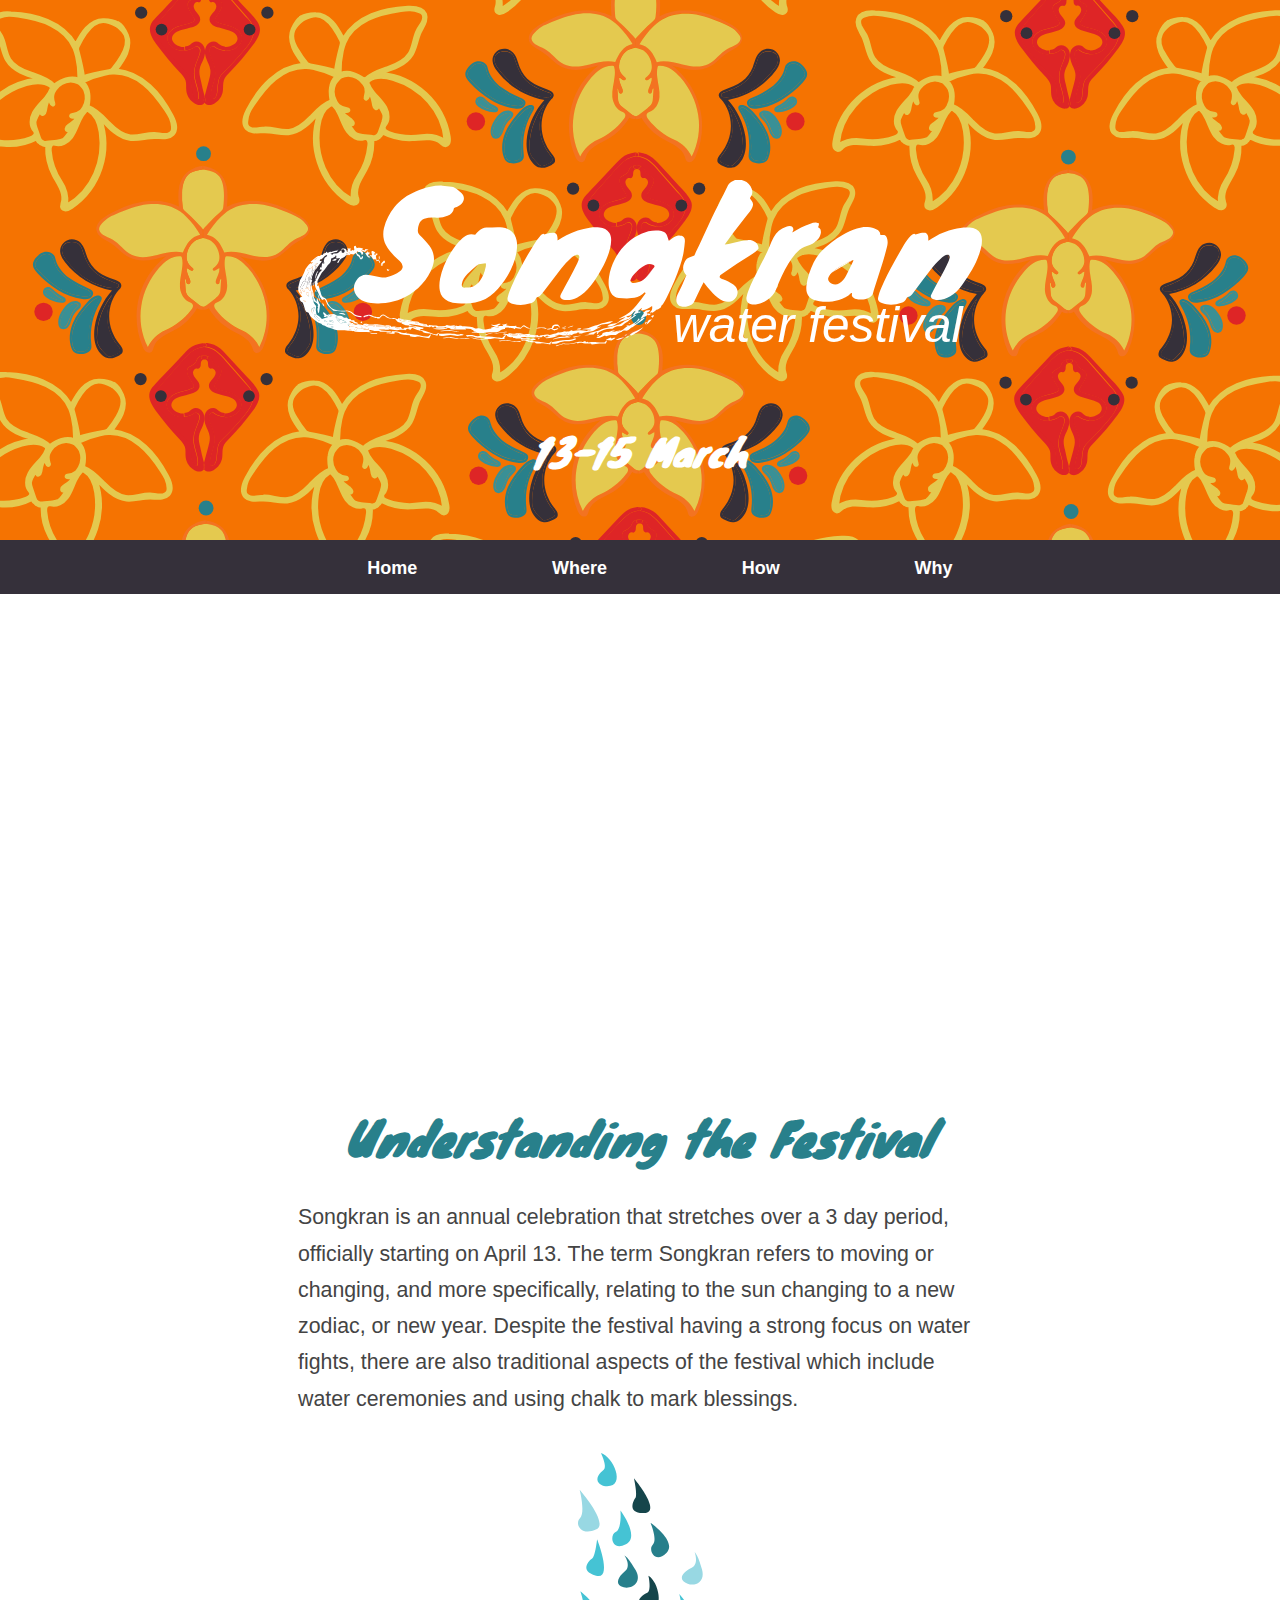
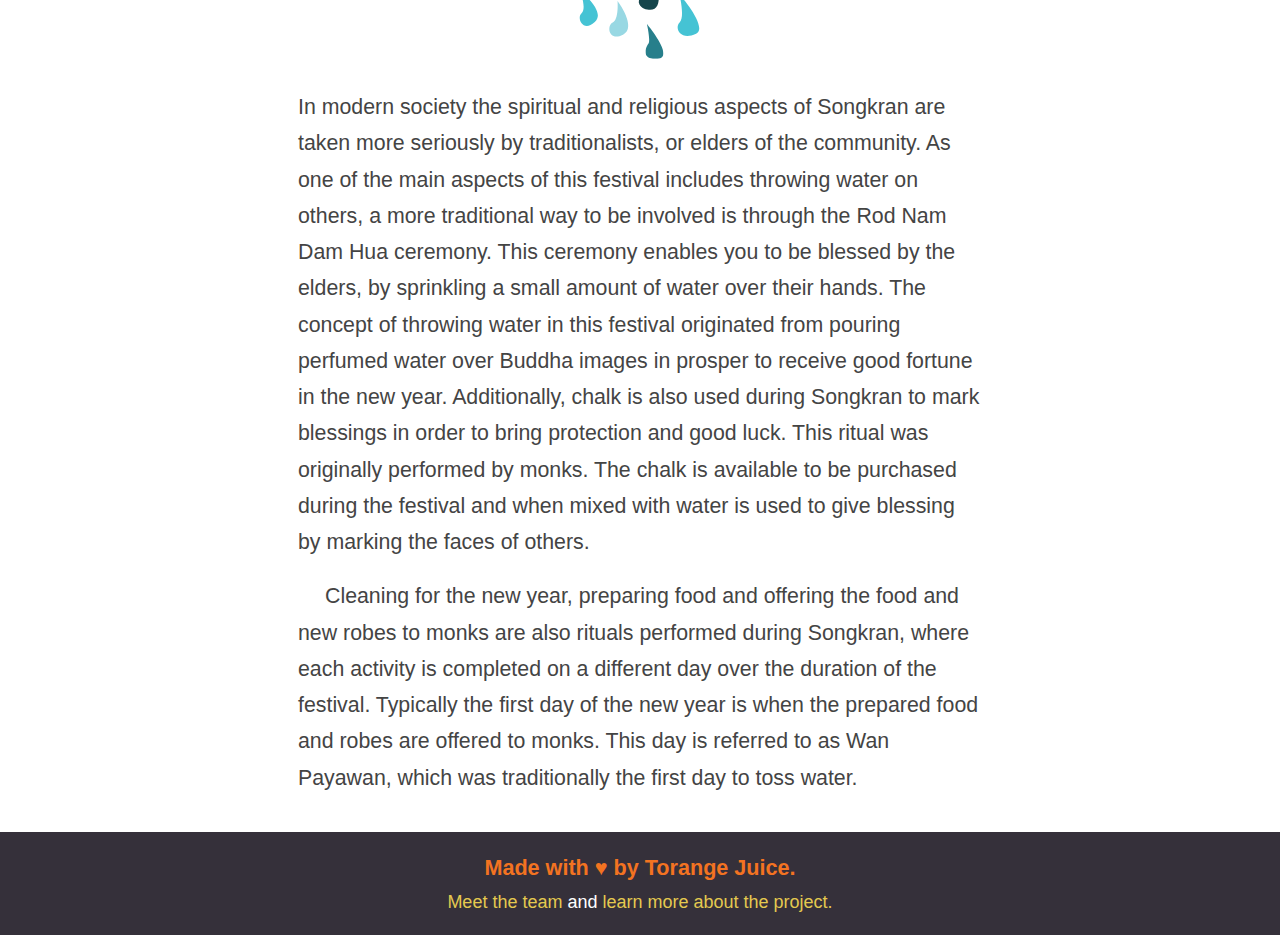
<file: index.html>
<!DOCTYPE html>
<html>
  <head>
    <link rel="stylesheet" href="stylesheets/normalize.css">
    <link rel="stylesheet" href="stylesheets/typeplate.css">
    <link rel="stylesheet" href="stylesheets/base.css">
    <link rel="stylesheet" href="stylesheets/header.css">
    <link rel="stylesheet" href="stylesheets/main.css">
    <link rel="stylesheet" href="stylesheets/article-page.css">
    <link rel="icon" type="image/ico" href="favicon.ico" sizes="16x16">
    <meta name="viewport" content="width=device-width, initial-scale=1.0">
    <meta charset="utf-8">
    <meta name="keywords" content="Songkran Water Festival Visitors Travel Guide Thailand Design Project">
    <meta name="description" content="A Visitor and Travellers Guide to Thailand Songkran Water Festival">
    <title>Songkran Water Festival Guide</title>
  </head>
  <body>
    <div>
      <img id="hamburger" class="toggle-menu" src="assets/images/hamburger.svg" />
    </div>
    <header>
      <hgroup>
        <div class="logo">
          <img src="assets/images/songkran-logo.svg" />
        </div>
        <h6>13-15 March</h6>
      </hgroup>
    </header>
    <nav>
      <div>
      <ul class="slideout-menu nav" role="navigation">
        <span id="close-menu" class="toggle-menu">X</span>
        <li class="home">
          <a class="active" href="/">Home</a>
        </li>
        <li>
          <a href="where.html" aria-haspopup="true">Where</a>
          <ul class="dropdown">
            <li>
              <a href="where.html#water-fights">Water Fights</a>
            </li>
            <li>
              <a href="where.html#where-to-go">Where to Go</a>
            </li>
          </ul>
        </li>
        <li>
          <a href="how.html" aria-haspopup="true">How</a>
          <ul class="dropdown">
            <li>
              <a href="how.html#protect">Protect your Stuff</a>
            </li>
            <li>
              <a href="how.html#safe">How to Stay Safe</a>
            </li>
            <li>
              <a href="how.html#wear">What to Wear</a>
            </li>
            <li>
              <a href="how.html#bring">What to Bring</a>
            </li>
            <li>
              <a href="how.html#do-dont">Do's and Dont's</a>
            </li>
          </ul>
        </li>
        <li>
          <a href="why.html" aria-haspopup="true">Why</a>
          <ul class="dropdown">
            <li>
              <a href="why.html#history">History</a>
            </li>
            <li>
              <a href="why.html#religion">Religion and Ceremonies</a>
            </li>
          </ul>
        </li>
      </ul>
    </div>

    </nav>

    <main>
      <div class="video">
        <iframe src="https://player.vimeo.com/video/164361464?title=0&byline=0&portrait=0" frameborder="0" webkitallowfullscreen mozallowfullscreen allowfullscreen></iframe>
      </div>
      <article>
          <a name="understanding"></a>
          <h3>Understanding the Festival</h3>
          <section>
            <p>
              Songkran is an annual celebration that stretches over a 3 day period, officially starting on April 13. The term Songkran refers to moving or changing, and more specifically, relating to the sun changing to a new zodiac, or new year. Despite the festival having a strong focus on water fights, there are also traditional aspects of the festival which include water ceremonies and using chalk to mark blessings.
            </p>
            <figure>
              <img src="assets/images/water-droplets.svg" class="article-graphic"/>
            </figure>
            <p>
              In modern society the spiritual and religious aspects of Songkran are taken more seriously by traditionalists, or elders of the community. As one of the main aspects of this festival includes throwing water on others, a more traditional way to be involved is through the Rod Nam Dam Hua ceremony. This ceremony enables you to be blessed by the elders, by sprinkling a small amount of water over their hands. The concept of throwing water in this festival originated from pouring perfumed water over Buddha images in prosper to receive good fortune in the new year. Additionally, chalk is also used during Songkran to mark blessings in order to bring protection and good luck. This ritual was originally performed by monks. The chalk is available to be purchased during the festival and when mixed with water is used to give blessing by marking the faces of others.
            </p>
            <p>
              Cleaning for the new year, preparing food and offering the food and new robes to monks are also rituals performed during Songkran, where each activity is completed on a different day over the duration of the festival. Typically the first day of the new year is when the prepared food and robes are offered to monks. This day is referred to as Wan Payawan, which was traditionally the first day to toss water.
            </p>
          </section>
      </article>
    </main>

    <footer>
      <p>
       <strong>Made with ♥︎ by Torange Juice.</strong><br/> <a href="about.html#team">Meet the team</a> and <a href="about.html">learn more about the project.</a>
     </p>
    </footer>

    <script src="https://ajax.googleapis.com/ajax/libs/jquery/2.2.0/jquery.min.js"></script>
    <script>
    // Use local jQuery if CDN unavailable
      if (typeof jQuery === 'undefined') {
        document.write(unescape('%3Cscript%20src%3D%22assets/javascripts/jquery-2.2.0.min.js%22%3E%3C/script%3E'));
      }
    </script>
    <script src="assets/javascripts/slide-out-menu.js"></script>
  </body>
</html>
</file>
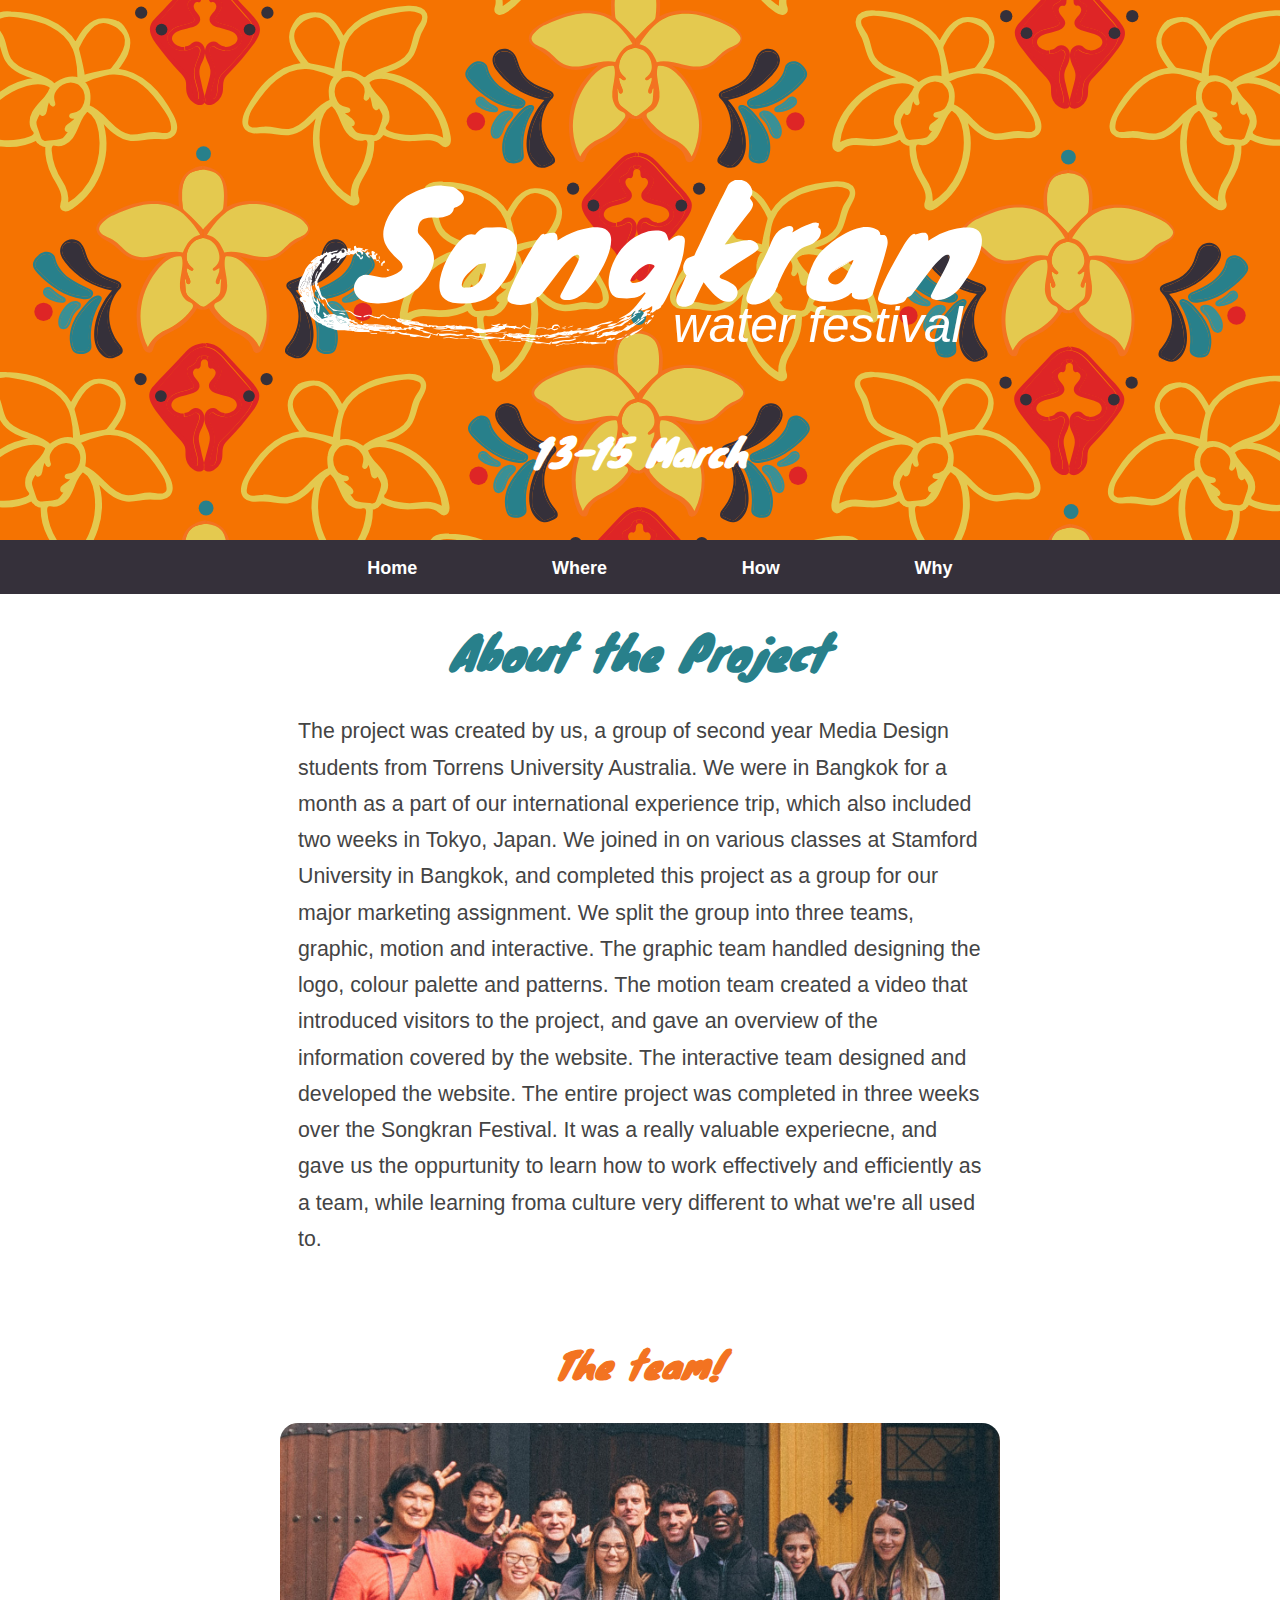
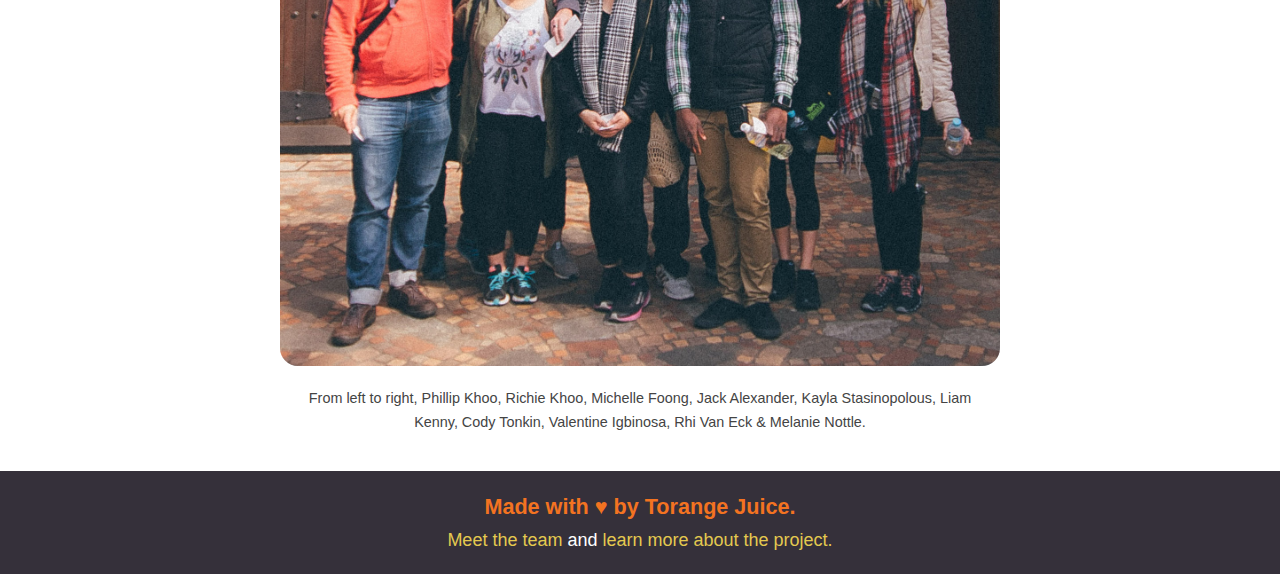
<file: about.html>
<!DOCTYPE html>
<html>
  <head>
    <link rel="stylesheet" href="stylesheets/normalize.css">
    <link rel="stylesheet" href="stylesheets/typeplate.css">
    <link rel="stylesheet" href="stylesheets/base.css">
    <link rel="stylesheet" href="stylesheets/header.css">
    <link rel="stylesheet" href="stylesheets/main.css">
    <link rel="stylesheet" href="stylesheets/article-page.css">
    <link rel="icon" type="image/ico" href="favicon.ico" sizes="16x16">
    <meta name="viewport" content="width=device-width, initial-scale=1.0">
    <meta charset="utf-8">
    <meta name="keywords" content="Songkran Water Festival Visitors Travel Guide Thailand Design Project">
    <meta name="description" content="A Visitor and Travellers Guide to Thailand Songkran Water Festival">
    <title>Songkran Water Festival Guide</title>
  </head>
  <body>
    <div>
      <img id="hamburger" class="toggle-menu" src="assets/images/hamburger.svg" />
    </div>
    <header>
      <hgroup>
        <div class="logo">
          <img src="assets/images/songkran-logo.svg" />
        </div>
        <h6>13-15 March</h6>
      </hgroup>
    </header>
    <nav>
      <div>
      <ul class="slideout-menu nav" role="navigation">
        <span id="close-menu" class="toggle-menu">X</span>
        <li class="home">
          <a href="/">Home</a>
        </li>
        <li>
          <a href="where.html" aria-haspopup="true">Where</a>
          <ul class="dropdown">
            <li>
              <a href="where.html#water-fights">Water Fights</a>
            </li>
            <li>
              <a href="where.html#where-to-go">Where to Go</a>
            </li>
          </ul>
        </li>
        <li>
          <a href="how.html" aria-haspopup="true">How</a>
          <ul class="dropdown">
            <li>
              <a href="how.html#protect">Protect your Stuff</a>
            </li>
            <li>
              <a href="how.html#safe">How to Stay Safe</a>
            </li>
            <li>
              <a href="how.html#wear">What to Wear</a>
            </li>
            <li>
              <a href="how.html#bring">What to Bring</a>
            </li>
            <li>
              <a href="how.html#do-dont">Do's and Dont's</a>
            </li>
          </ul>
        </li>
        <li>
          <a href="why.html" aria-haspopup="true">Why</a>
          <ul class="dropdown">
            <li>
              <a href="why.html#history" >History</a>
            </li>
            <li>
              <a href="why.html#religion">Religion and Ceremonies</a>
            </li>
          </ul>
        </li>
      </ul>
    </div>

    </nav>

    <main>
        <article>
            <h3>About the Project</h3>
            <a name="project"></a>
            <section>
                <p>The project was created by us, a group of second year Media Design students from Torrens University Australia. We were in Bangkok for a month as a part of our international experience trip, which also included two weeks in Tokyo, Japan.
                    We joined in on various classes at Stamford University in Bangkok, and completed this project as a group for our major marketing assignment. We split the group into three teams, graphic, motion and interactive. The graphic team handled
                    designing the logo, colour palette and patterns. The motion team created a video that introduced visitors to the project, and gave an overview of the information covered by the website. The interactive team designed and developed the
                    website. The entire project was completed in three weeks over the Songkran Festival. It was a really valuable experiecne, and gave us the oppurtunity to learn how to work effectively and efficiently as a team, while learning froma
                    culture very different to what we're all used to.</p>
                    <h4>The team!</h4>

                <img src="assets/images/group-photo.jpg" class="about-photo" />

                <p class="group-photo-caption">
                  From left to right, Phillip Khoo, Richie Khoo, Michelle Foong, Jack Alexander, Kayla Stasinopolous, Liam Kenny, Cody Tonkin, Valentine Igbinosa, Rhi Van Eck & Melanie Nottle.
                </p>
                <!-- <a name="team"></a>

                <h3>Motion</h3>

                <ul>
                    <li>Michelle Foong</li>
                    <li>Liam Kenny</li>
                    <li>Cody Tonkin</li>
                </ul>

                <h3>Interactive</h3>

                <ul>
                    <li>Jack Alexander</li>
                    <li>Valentine Igbinosa</li>
                    <li>Philip Khoo</li>
                    <li>Kayla Stasinopolous</li>
                </ul>

                <h3>Graphic</h3>

                <ul>
                    <li>Melanie Nottle</li>
                    <li>Rhi Van Eck</li>
                    <li>Richie Khoo</li>
                </ul> -->
            </section>
        </article>
    </main>

    <footer>
        <p>
            <strong>Made with ♥︎ by Torange Juice.</strong>
            <br /> <a href="about.html">Meet the team</a> and <a href="about.html">learn more about the project.</a>
        </p>
    </footer>

    <script src="https://ajax.googleapis.com/ajax/libs/jquery/2.2.0/jquery.min.js"></script>
    <script>
        // Use local jQuery if CDN unavailable
        if (typeof jQuery === 'undefined') {
            document.write(unescape('%3Cscript%20src%3D%22assets/javascripts/jquery-2.2.0.min.js%22%3E%3C/script%3E'));
        }
    </script>
    <script src="assets/javascripts/slide-out-menu.js"></script>
</body>

</html>
</file>
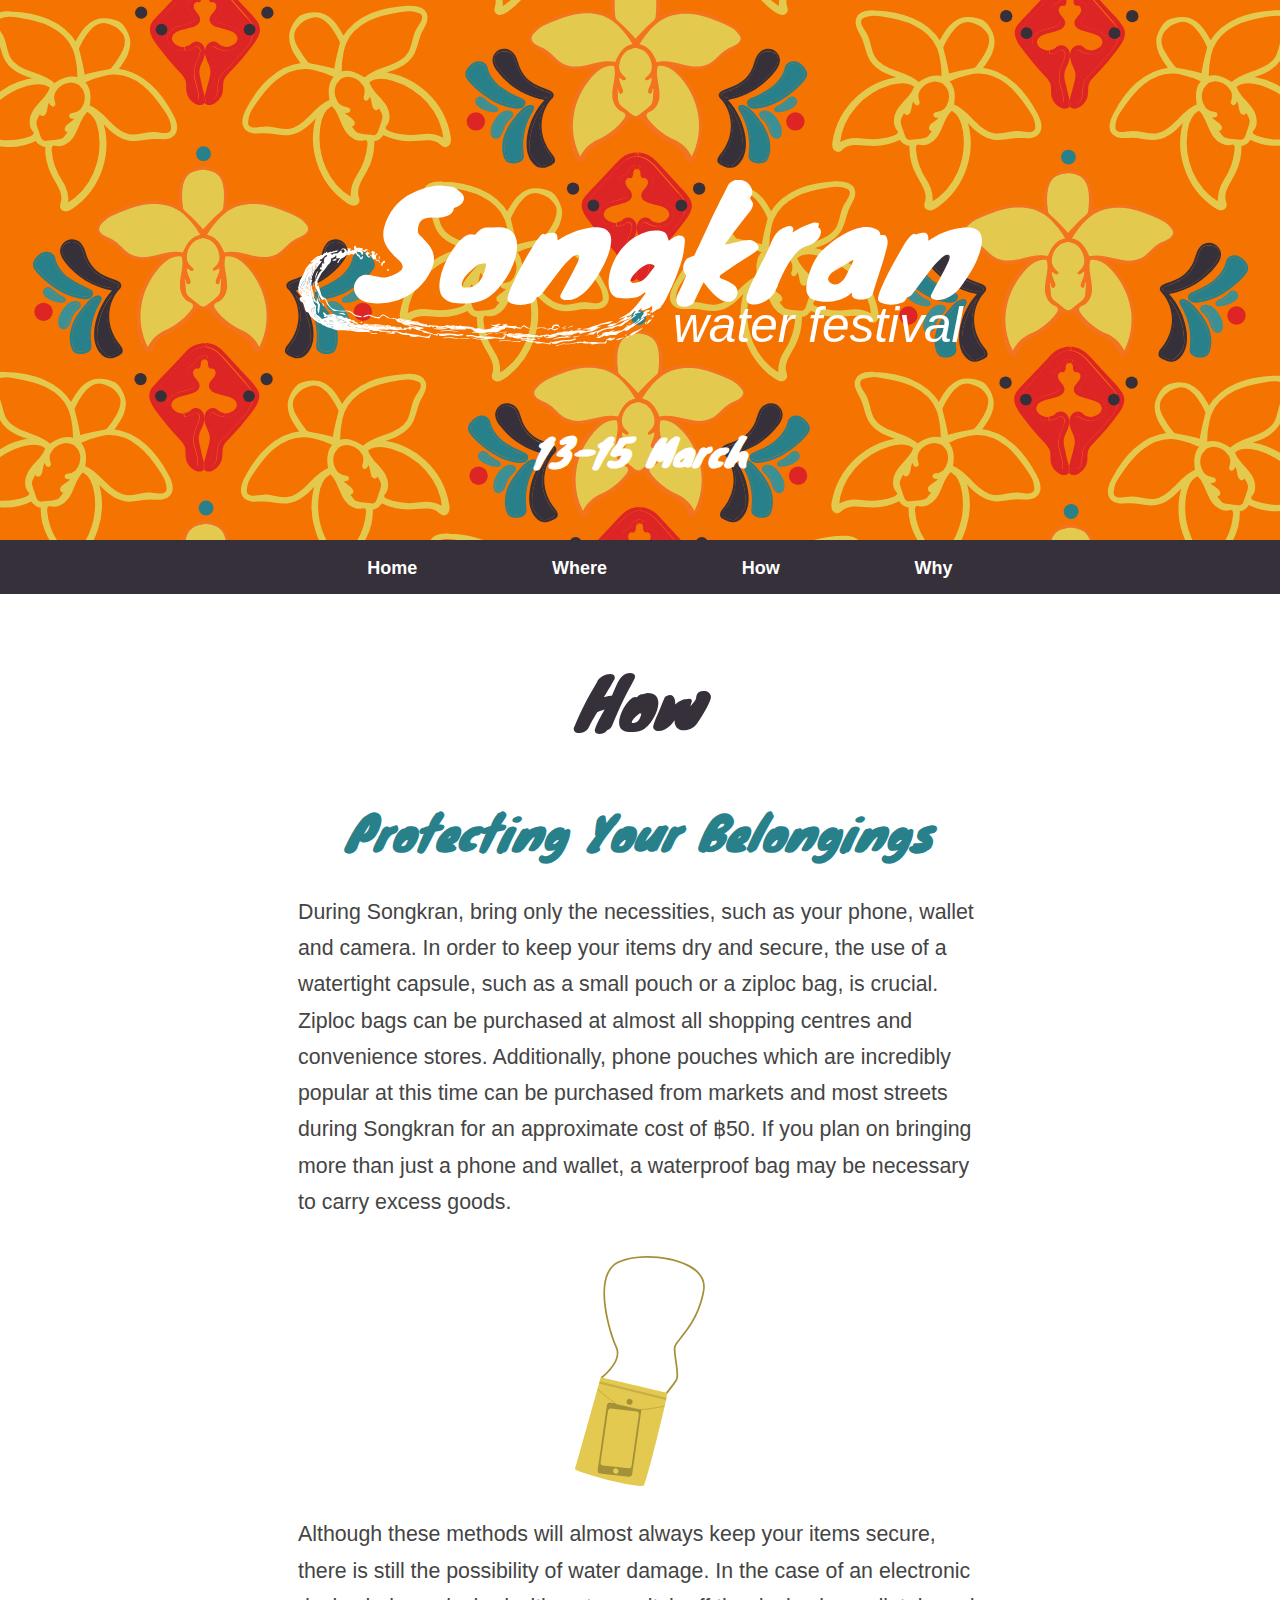
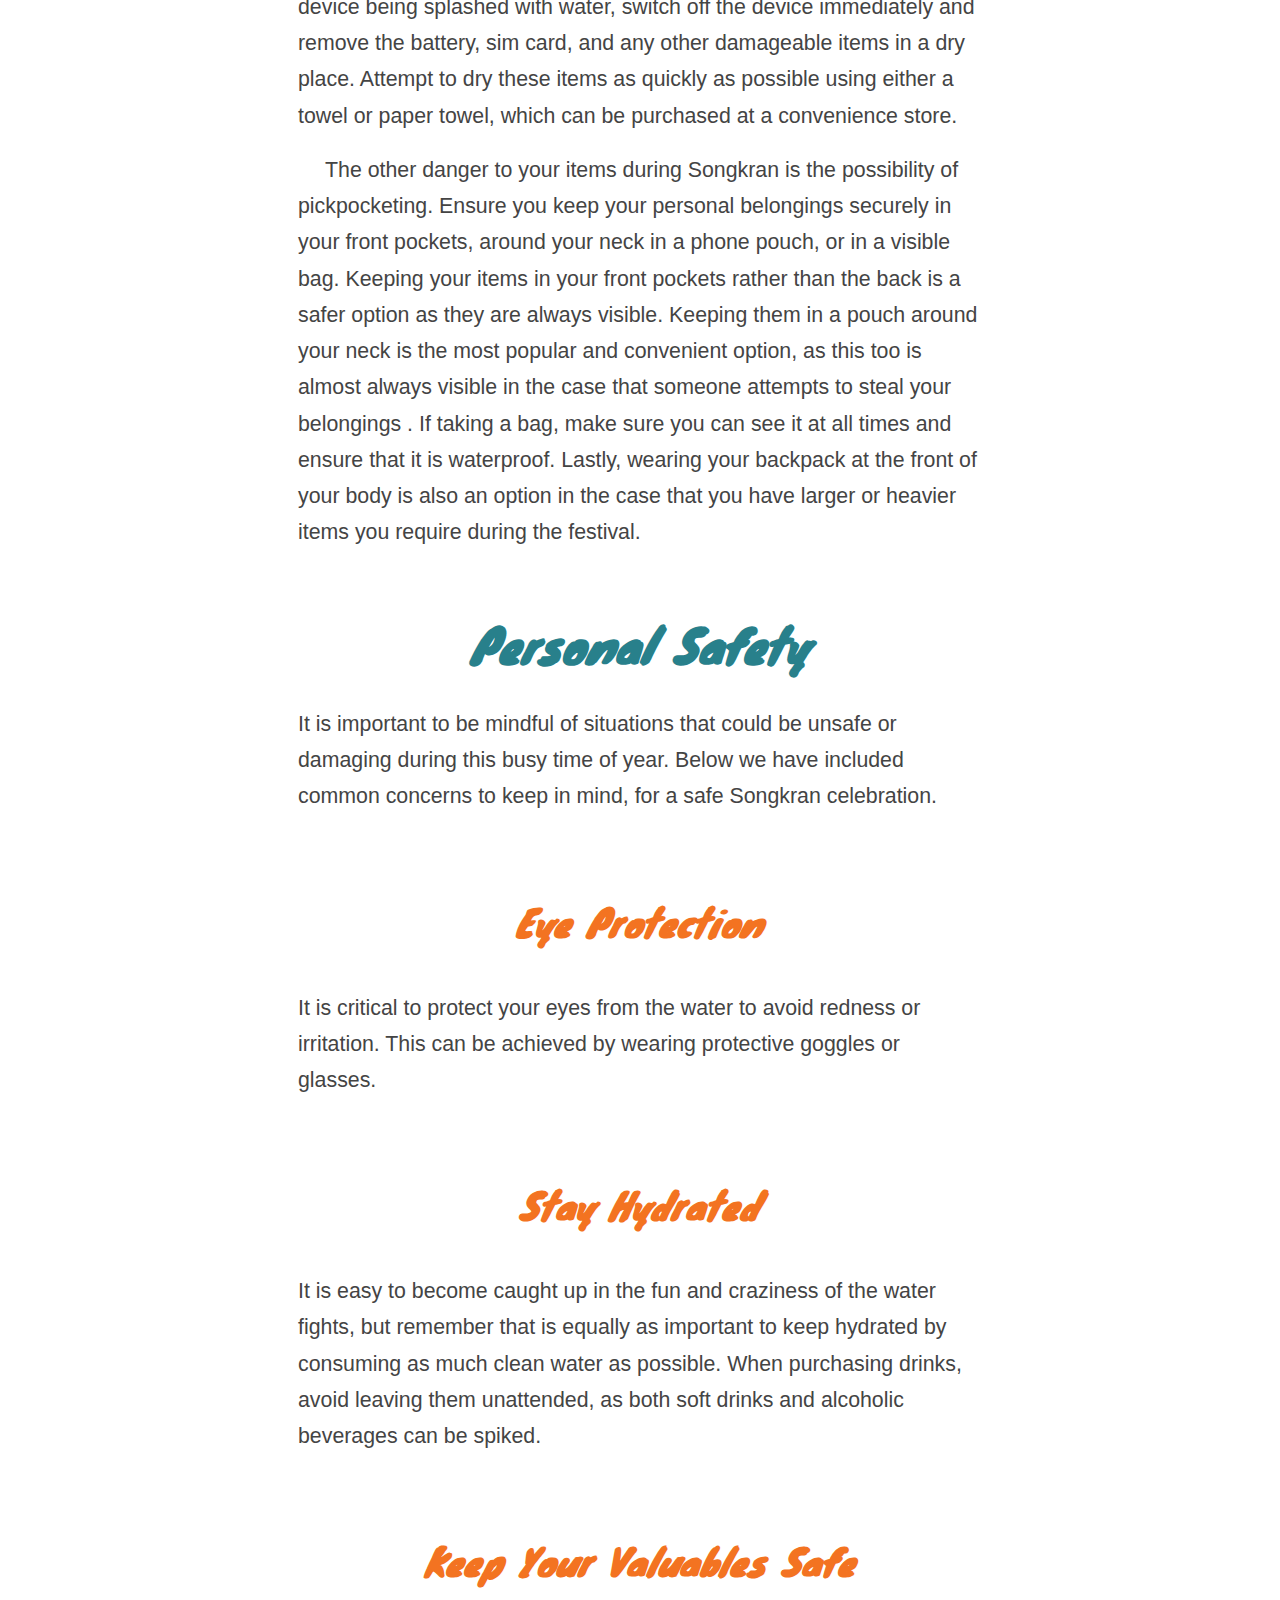
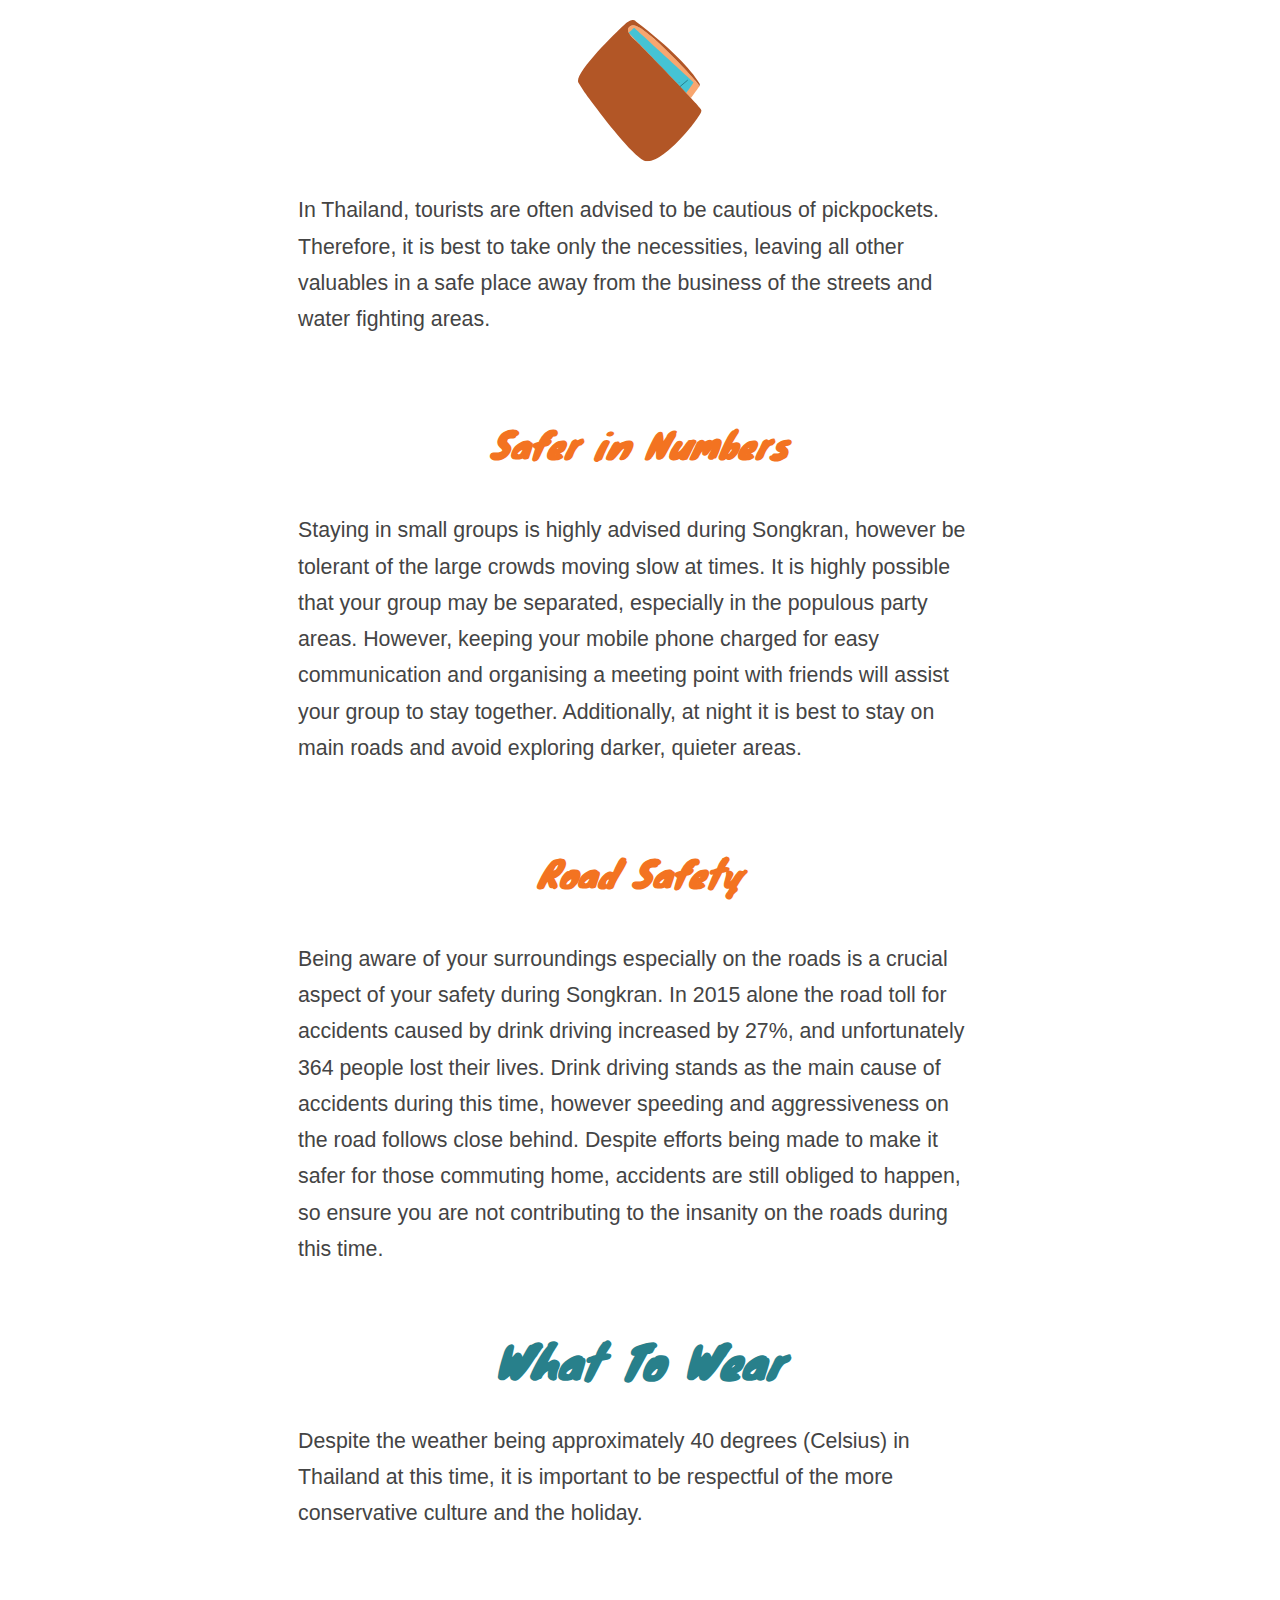
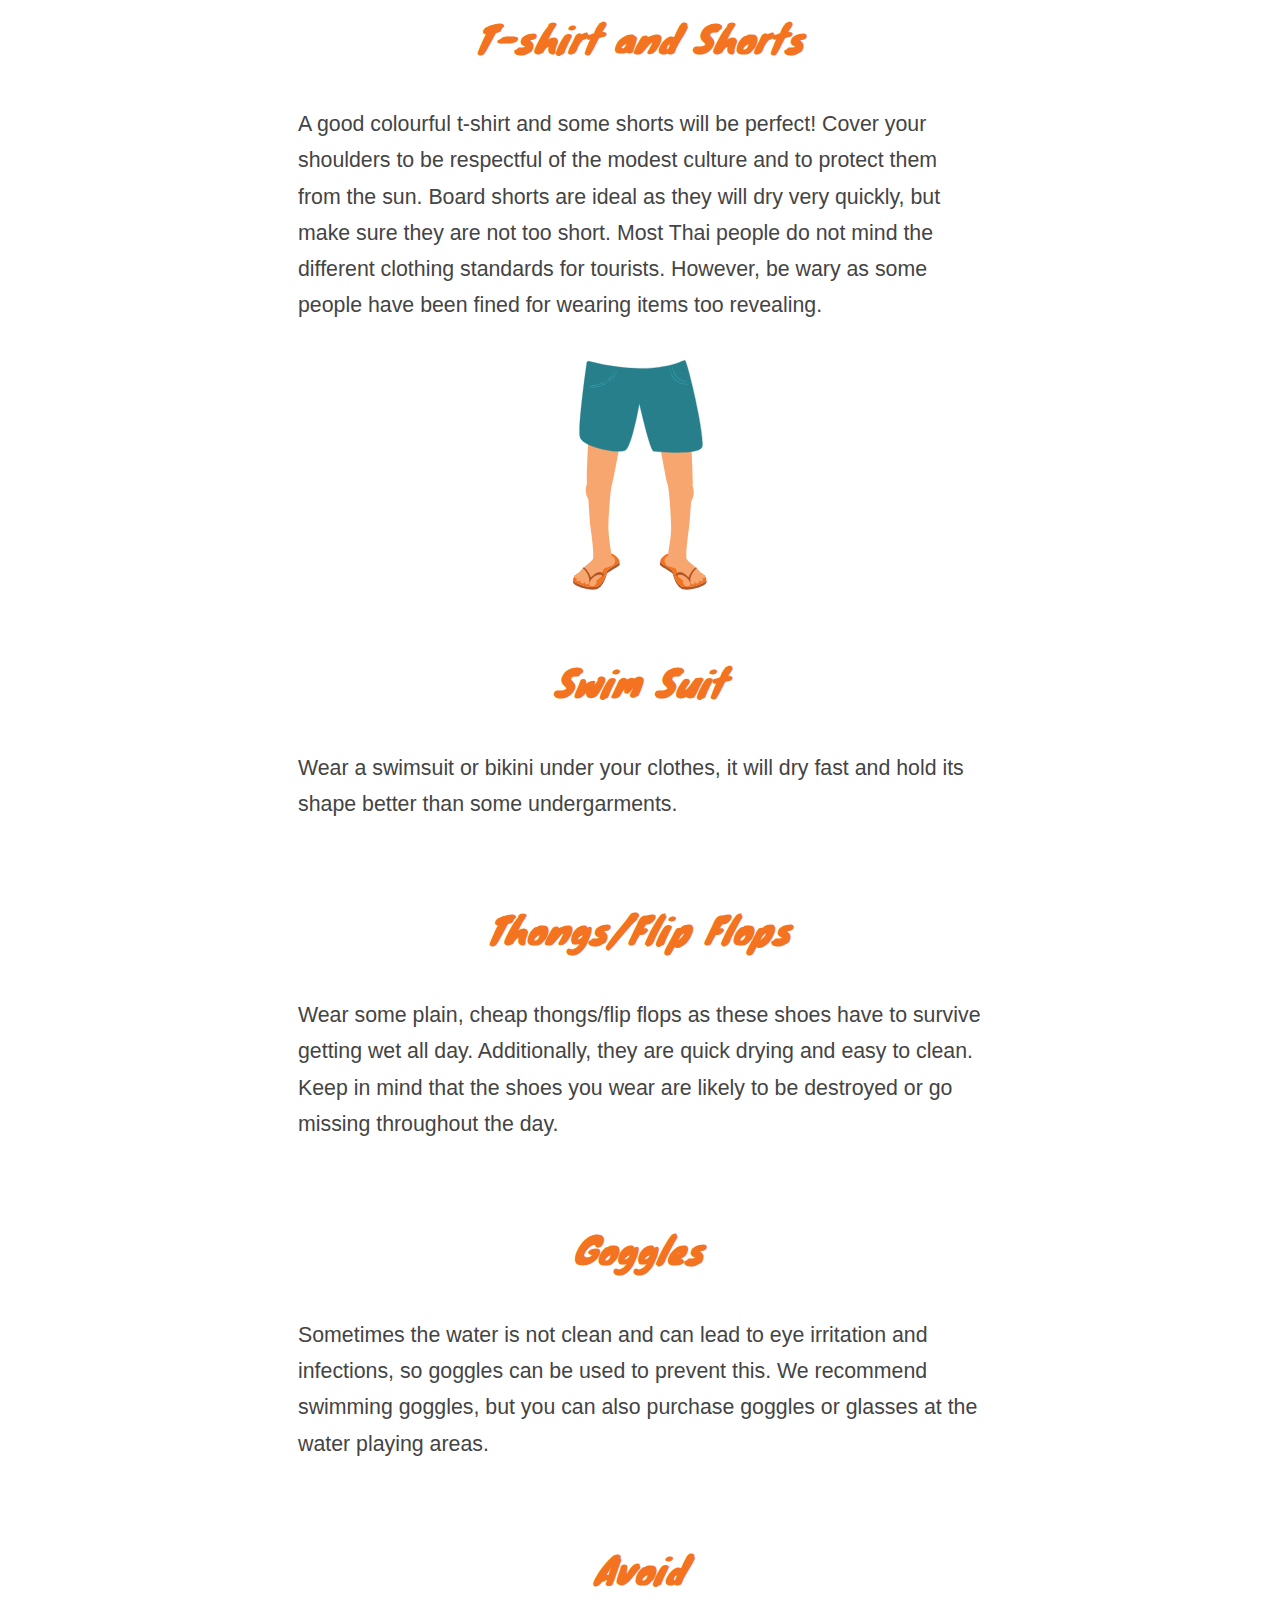
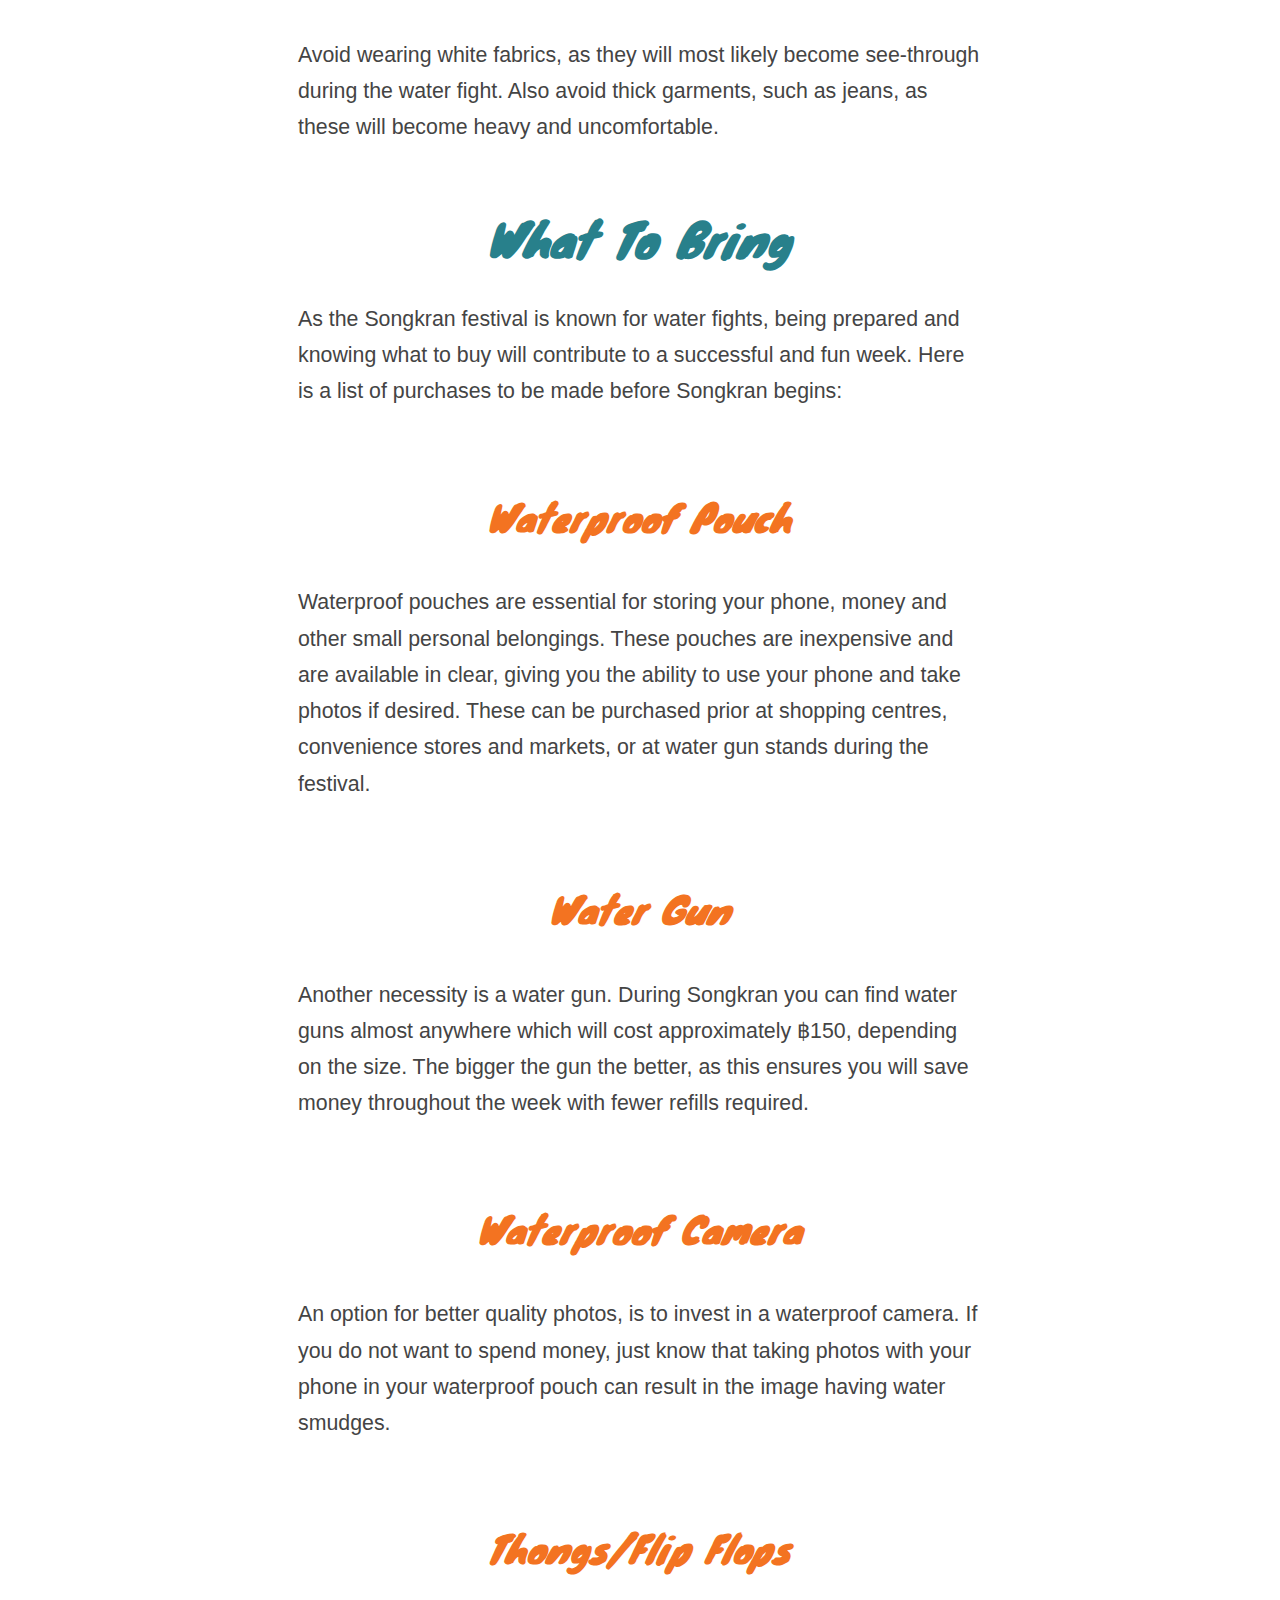
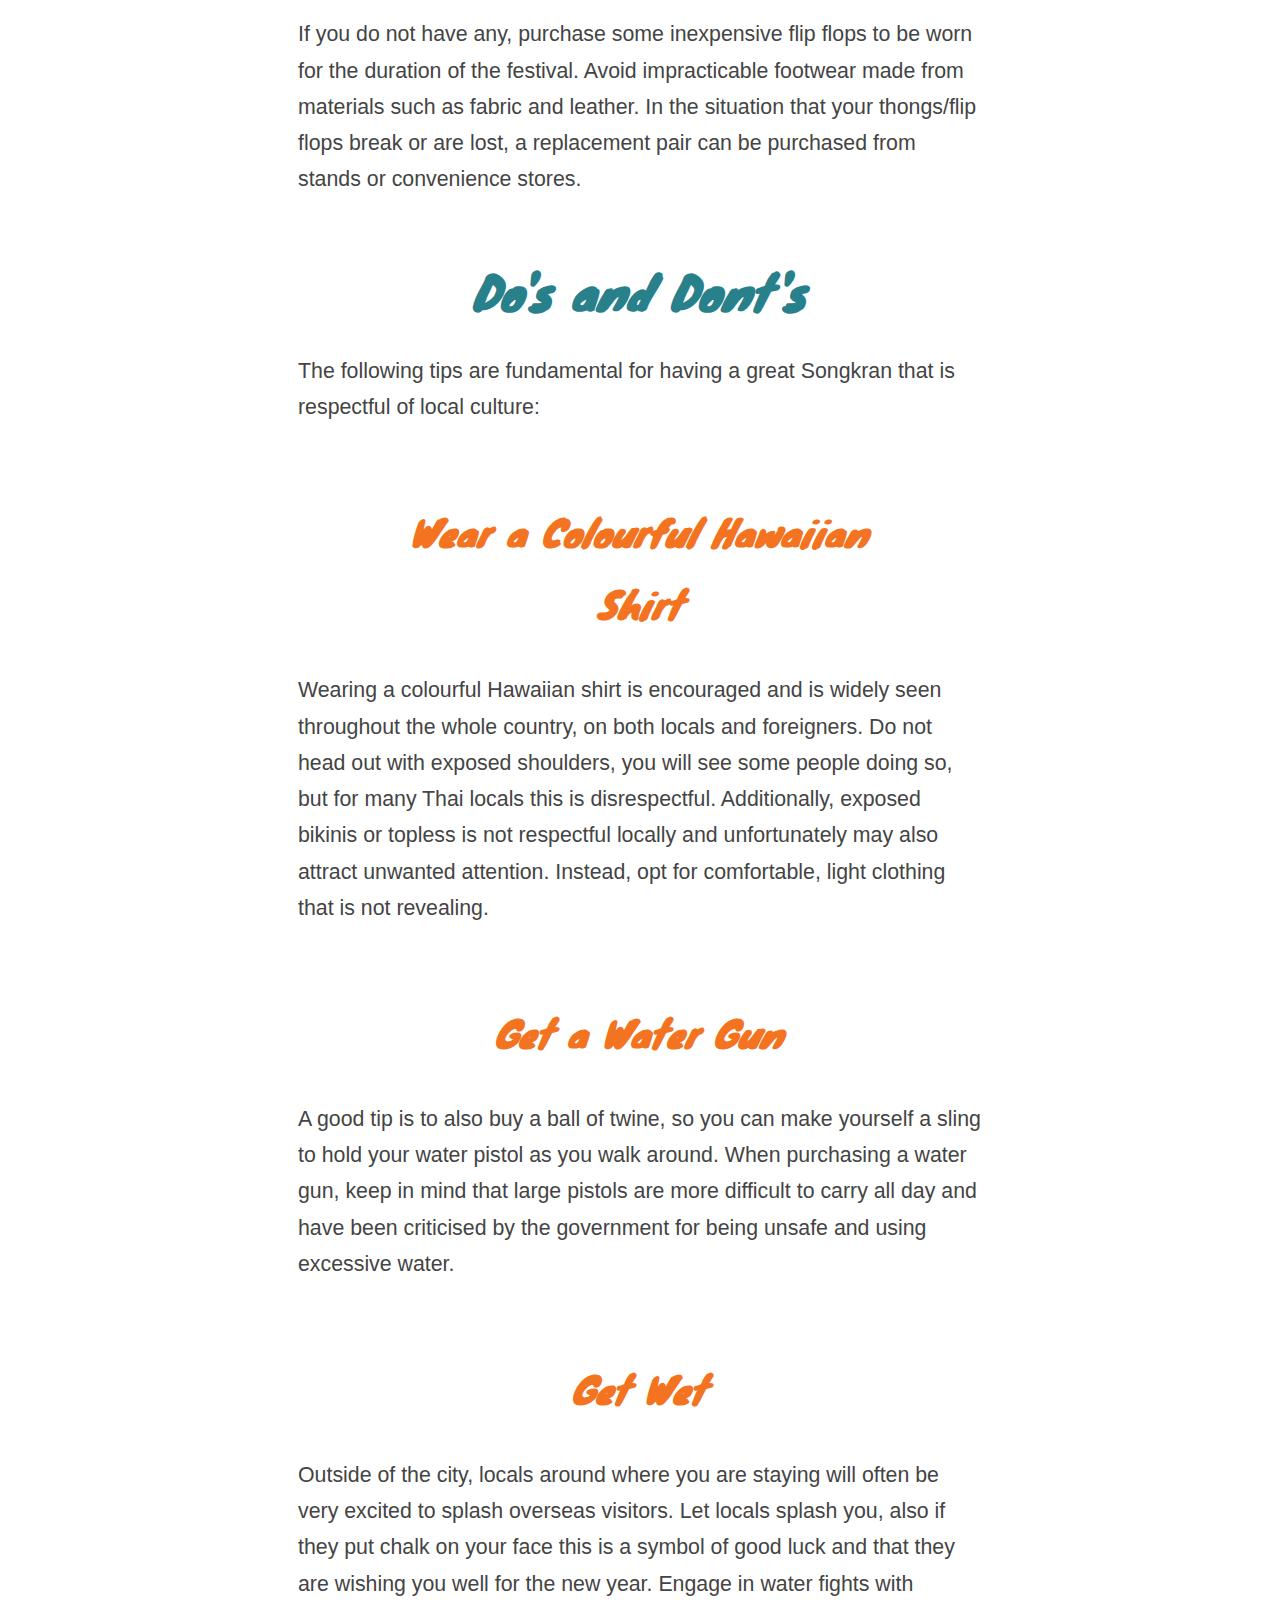
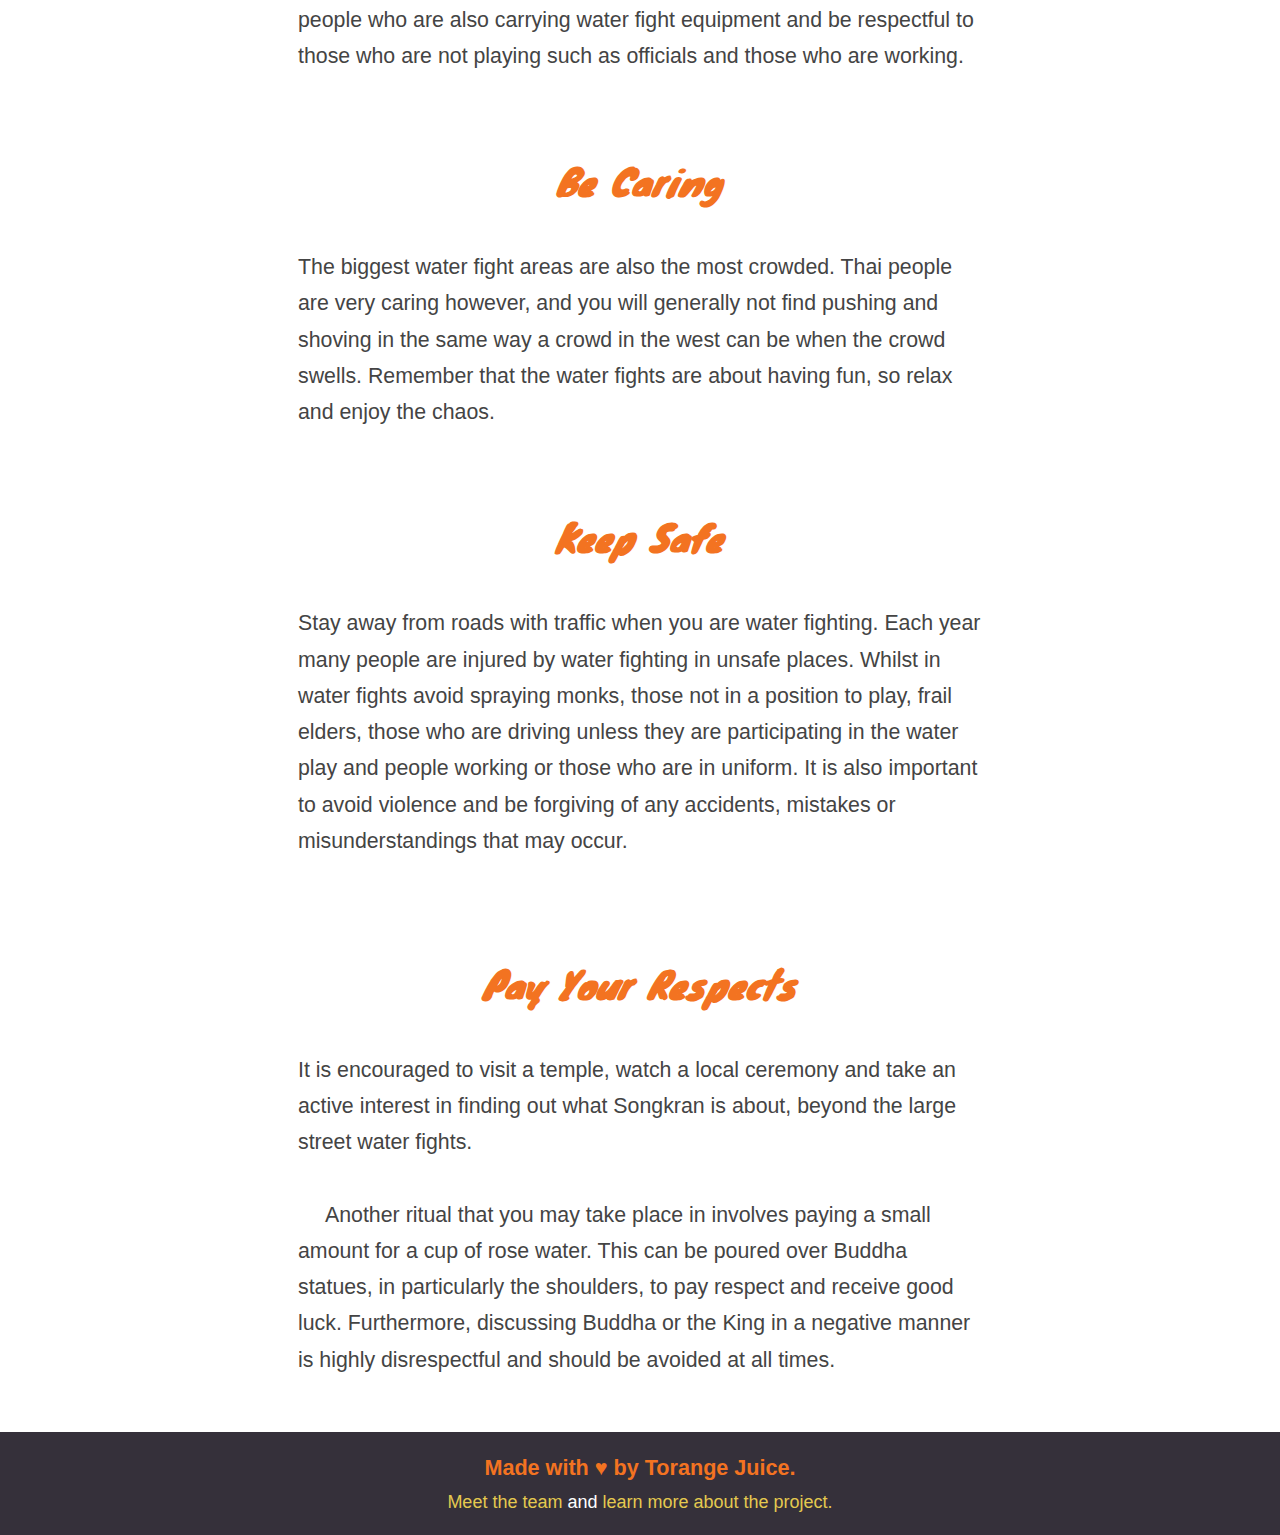
<file: how.html>
<!DOCTYPE html>
<html>

<head>
    <link rel="stylesheet" href="stylesheets/normalize.css">
    <link rel="stylesheet" href="stylesheets/header.css">
    <link rel="stylesheet" href="stylesheets/typeplate.css">
    <link rel="stylesheet" href="stylesheets/base.css">
    <link rel="stylesheet" href="stylesheets/main.css">
    <link rel="stylesheet" href="stylesheets/article-page.css">
    <meta name="viewport" content="width=device-width, initial-scale=1.0">
    <meta charset="utf-8">
    <meta name="keywords" content="Songkran Water Festival Visitors Travel Guide Thailand Design Project">
    <meta name="description" content="A Visitor and Travellers Guide to Thailand Songkran Water Festival">
    <title>Songkran Water Festival Guide</title>
</head>

<body>
  <div>
    <img id="hamburger" class="toggle-menu" src="assets/images/hamburger.svg" />
  </div>
    <header>
        <hgroup>
            <div class="logo">
                <img src="assets/images/songkran-logo.svg" />
            </div>
            <h6>13-15 March</h6>
        </hgroup>
    </header>
    <nav>
      <div>
      <ul class="slideout-menu nav" role="navigation">
        <span id="close-menu" class="toggle-menu">X</span>
        <li class="home">
          <a href="/">Home</a>
        </li>
        <li>
          <a href="where.html" aria-haspopup="true">Where</a>
          <ul class="dropdown">
            <li>
              <a href="where.html#water-fights">Water Fights</a>
            </li>
            <li>
              <a href="where.html#where-to-go">Where to Go</a>
            </li>
          </ul>
        </li>
        <li>
          <a class="active" href="how.html" aria-haspopup="true">How</a>
          <ul class="dropdown">
            <li>
              <a href="how.html#protect">Protect your Stuff</a>
            </li>
            <li>
              <a href="how.html#safe">How to Stay Safe</a>
            </li>
            <li>
              <a href="how.html#wear">What to Wear</a>
            </li>
            <li>
              <a href="how.html#bring">What to Bring</a>
            </li>
            <li>
              <a href="how.html#do-dont">Do's and Dont's</a>
            </li>
          </ul>
        </li>
        <li>
          <a href="why.html" aria-haspopup="true">Why</a>
          <ul class="dropdown">
            <li>
              <a href="why.html#history" >History</a>
            </li>
            <li>
              <a href="why.html#religion">Religion and Ceremonies</a>
            </li>
          </ul>
        </li>
      </ul>
    </div>

    </nav>

    <main>
      <article>

          <div class="hero-image" id="hero-why">
            <h2>How</h2>
          </div>
            <a name="protect"></a>
            <h3>Protecting Your Belongings</h3>
            <section>
                <p>
                    During Songkran, bring only the necessities, such as your phone, wallet and camera. In order to keep your items dry and secure, the use of a watertight capsule, such as a small pouch or a ziploc bag, is crucial. Ziploc bags can be purchased at almost
                    all shopping centres and convenience stores. Additionally, phone pouches which are incredibly popular at this time can be purchased from markets and most streets during Songkran for an approximate cost of ฿50. If you plan on bringing
                    more than just a phone and wallet, a waterproof bag may be necessary to carry excess goods.
                </p>
                <figure>
                  <img src="assets/images/waterproof-phone.svg" class="article-graphic"/>
                </figure>
                <p>
                    Although these methods will almost always keep your items secure, there is still the possibility of water damage. In the case of an electronic device being splashed with water, switch off the device immediately and remove the battery, sim card, and any
                    other damageable items in a dry place. Attempt to dry these items as quickly as possible using either a towel or paper towel, which can be purchased at a convenience store.
                </p>
                <p>
                    The other danger to your items during Songkran is the possibility of pickpocketing. Ensure you keep your personal belongings securely in your front pockets, around your neck in a phone pouch, or in a visible bag. Keeping your items in your front pockets
                    rather than the back is a safer option as they are always visible. Keeping them in a pouch around your neck is the most popular and convenient option, as this too is almost always visible in the case that someone attempts to steal
                    your belongings . If taking a bag, make sure you can see it at all times and ensure that it is waterproof. Lastly, wearing your backpack at the front of your body is also an option in the case that you have larger or heavier items
                    you require during the festival.
                </p>
            </section>
        </article>

        <article>
            <a name="safe"></a>
            <h3>Personal Safety</h3>
            <section>
                <p>
                    It is important to be mindful of situations that could be unsafe or damaging during this busy time of year. Below we have included common concerns to keep in mind, for a safe Songkran celebration.
                </p>
                <h4>Eye Protection</h4>
                <p>
                  It is critical to protect your eyes from the water to avoid redness or irritation. This can be achieved by wearing protective goggles or glasses.
                </p>
                <h4>Stay Hydrated</h4>
                <p>
                  It is easy to become caught up in the fun and craziness of the water fights, but remember that is equally as important to keep hydrated by consuming as much clean water as possible. When purchasing drinks, avoid leaving them unattended, as both soft drinks and alcoholic beverages can be spiked.
                </p>
                <h4>Keep Your Valuables Safe</h4>
                <figure>
                  <img src="assets/images/wallet.svg" class="article-graphic" align="center"/>
                </figure>
                <p>
                  In Thailand, tourists are often advised to be cautious of pickpockets. Therefore, it is best to take only the necessities, leaving all other valuables in a safe place away from the business of the streets and water fighting areas.
                </p>
                <h4>Safer in Numbers</h4>
                <p>
                  Staying in small groups is highly advised during Songkran, however be tolerant of the large crowds moving slow at times. It is highly possible that your group may be separated, especially in the populous party areas. However, keeping your mobile phone charged for easy communication and organising a meeting point with friends will assist your group to stay together. Additionally, at night it is best to stay on main roads and avoid exploring darker, quieter areas.
                </p>
                <h4>Road Safety</h4>
                <p>
                  Being aware of your surroundings especially on the roads is a crucial aspect of your safety during Songkran. In 2015 alone the road toll for accidents caused by drink driving increased by 27%, and unfortunately 364 people lost their lives. Drink driving stands as the main cause of accidents during this time, however speeding and aggressiveness on the road follows close behind. Despite efforts being made to make it safer for those commuting home, accidents are still obliged to happen, so ensure you are not contributing to the insanity on the roads during this time.
                </p>

            </section>
        </article>

        <article>
            <a name="wear"></a>
            <h3>What To Wear</h3>
            <section>
                <p>
                    Despite the weather being approximately 40 degrees (Celsius) in Thailand at this time, it is important to be respectful of the more conservative culture and the holiday.
                </p>
                <h4>T-shirt and Shorts</h4>
                <p>
                    A good colourful t-shirt and some shorts will be perfect! Cover your shoulders to be respectful of the modest culture and to protect them from the sun. Board shorts are ideal as they will dry very quickly, but make sure they are not too short. Most Thai
                    people do not mind the different clothing standards for tourists. However, be wary as some people have been fined for wearing items too revealing.
                </p>
                <figure>
                  <img src="assets/images/what-to-wear.svg" class="article-graphic"/>
                </figure>
                <h4>Swim Suit</h4>
                <p>
                    Wear a swimsuit or bikini under your clothes, it will dry fast and hold its shape better than some undergarments.
                </p>
                <h4>Thongs/Flip Flops</h4>
                <p>
                    Wear some plain, cheap thongs/flip flops as these shoes have to survive getting wet all day. Additionally, they are quick drying and easy to clean. Keep in mind that the shoes you wear are likely to be destroyed or go missing throughout the day.
                </p>
                <h4>Goggles</h4>
                <p>
                    Sometimes the water is not clean and can lead to eye irritation and infections, so goggles can be used to prevent this. We recommend swimming goggles, but you can also purchase goggles or glasses at the water playing areas.
                </p>
                <h4>Avoid</h4>
                <p>
                    Avoid wearing white fabrics, as they will most likely become see-through during the water fight. Also avoid thick garments, such as jeans, as these will become heavy and uncomfortable.
                </p>
            </section>
        </article>

        <article>
            <a name="bring"></a>
            <h3>What To Bring</h3>
            <section>
                <p>
                    As the Songkran festival is known for water fights, being prepared and knowing what to buy will contribute to a successful and fun week. Here is a list of purchases to be made before Songkran begins:
                </p>
                <h4>Waterproof Pouch</h4>
                <p>
                    Waterproof pouches are essential for storing your phone, money and other small personal belongings. These pouches are inexpensive and are available in clear, giving you the ability to use your phone and take photos if desired. These can be purchased prior
                    at shopping centres, convenience stores and markets, or at water gun stands during the festival.
                </p>
                <h4>Water Gun</h4>
                <p>
                    Another necessity is a water gun. During Songkran you can find water guns almost anywhere which will cost approximately ฿150, depending on the size. The bigger the gun the better, as this ensures you will save money throughout the week with fewer refills
                    required.
                </p>
                <h4>Waterproof Camera</h4>
                <p>
                    An option for better quality photos, is to invest in a waterproof camera. If you do not want to spend money, just know that taking photos with your phone in your waterproof pouch can result in the image having water smudges.
                </p>
                <h4>Thongs/Flip Flops</h4>
                <p>
                    If you do not have any, purchase some inexpensive flip flops to be worn for the duration of the festival. Avoid impracticable footwear made from materials such as fabric and leather. In the situation that your thongs/flip flops break or are lost, a replacement
                    pair can be purchased from stands or convenience stores.
                </p>
            </section>
        </article>
        <article>
            <a name="do-dont"></a>
            <h3>Do's and Dont's</h3>
            <section>
                <p>
                    The following tips are fundamental for having a great Songkran that is respectful of local culture:
                </p>
                <h4>Wear a Colourful Hawaiian Shirt</h4>
                <p>
                    Wearing a colourful Hawaiian shirt is encouraged and is widely seen throughout the whole country, on both locals and foreigners. Do not head out with exposed shoulders, you will see some people doing so, but for many Thai locals this is disrespectful. Additionally, exposed bikinis or topless is not respectful locally and unfortunately may also attract unwanted attention. Instead, opt for comfortable, light clothing that is not revealing.
                </p>
                <h4>Get a Water Gun</h4>
                <p>
                  A good tip is to also buy a ball of twine, so you can make yourself a sling to hold your water pistol as you walk around. When purchasing a water gun, keep in mind that large pistols are more difficult to carry all day and have been criticised by the government for being unsafe and using excessive water.

                </p>
                <h4>Get Wet</h4>
                <p>
                  Outside of the city, locals around where you are staying will often be very excited to splash overseas visitors. Let locals splash you, also if they put chalk on your face this is a symbol of good luck and that they are wishing you well for the new year. Engage in water fights with people who are also carrying water fight equipment and be respectful to those who are not playing such as officials and those who are working.

                <h4>Be Caring</h4>
                <p>
                  The biggest water fight areas are also the most crowded. Thai people are very caring however, and you will generally not find pushing and shoving in the same way a crowd in the west can be when the crowd swells.  Remember that the water fights are about having fun, so relax and enjoy the chaos.
                </p>
                <h4>Keep Safe</h4>
                <p>
                Stay away from roads with traffic when you are water fighting. Each year many people are injured by water fighting in unsafe places. Whilst in water fights avoid spraying monks, those not in a position to play, frail elders, those who are driving unless they are participating in the water play and people working or those who are in uniform. It is also important to avoid violence and be forgiving of any accidents, mistakes or misunderstandings that may occur.
                <p/>
                <h4>Pay Your Respects</h4>
                <p>
                It is encouraged to visit a temple, watch a local ceremony and take an active interest in finding out what Songkran is about, beyond the large street water fights.
                <p/>
                <p>
                Another ritual that you may take place in involves paying a small amount for a cup of rose water. This can be poured over Buddha statues, in particularly the shoulders, to pay respect and receive good luck. Furthermore, discussing Buddha or the King in a negative manner is highly disrespectful and should be avoided at all times.
                <p/>
            </section>
        </article>


    </main>

    <footer>
        <p>
            <strong>Made with ♥︎ by Torange Juice.</strong>
            <br /> <a href="about.html">Meet the team</a> and <a href="about.html">learn more about the project.</a>
        </p>
    </footer>
    <script src="https://ajax.googleapis.com/ajax/libs/jquery/2.2.0/jquery.min.js"></script>
    <script>
    // Use local jQuery if CDN unavailable
      if (typeof jQuery === 'undefined') {
        document.write(unescape('%3Cscript%20src%3D%22assets/javascripts/jquery-2.2.0.min.js%22%3E%3C/script%3E'));
      }
    </script>
    <script src="assets/javascripts/slide-out-menu.js"></script>
</body>

</html>
</file>
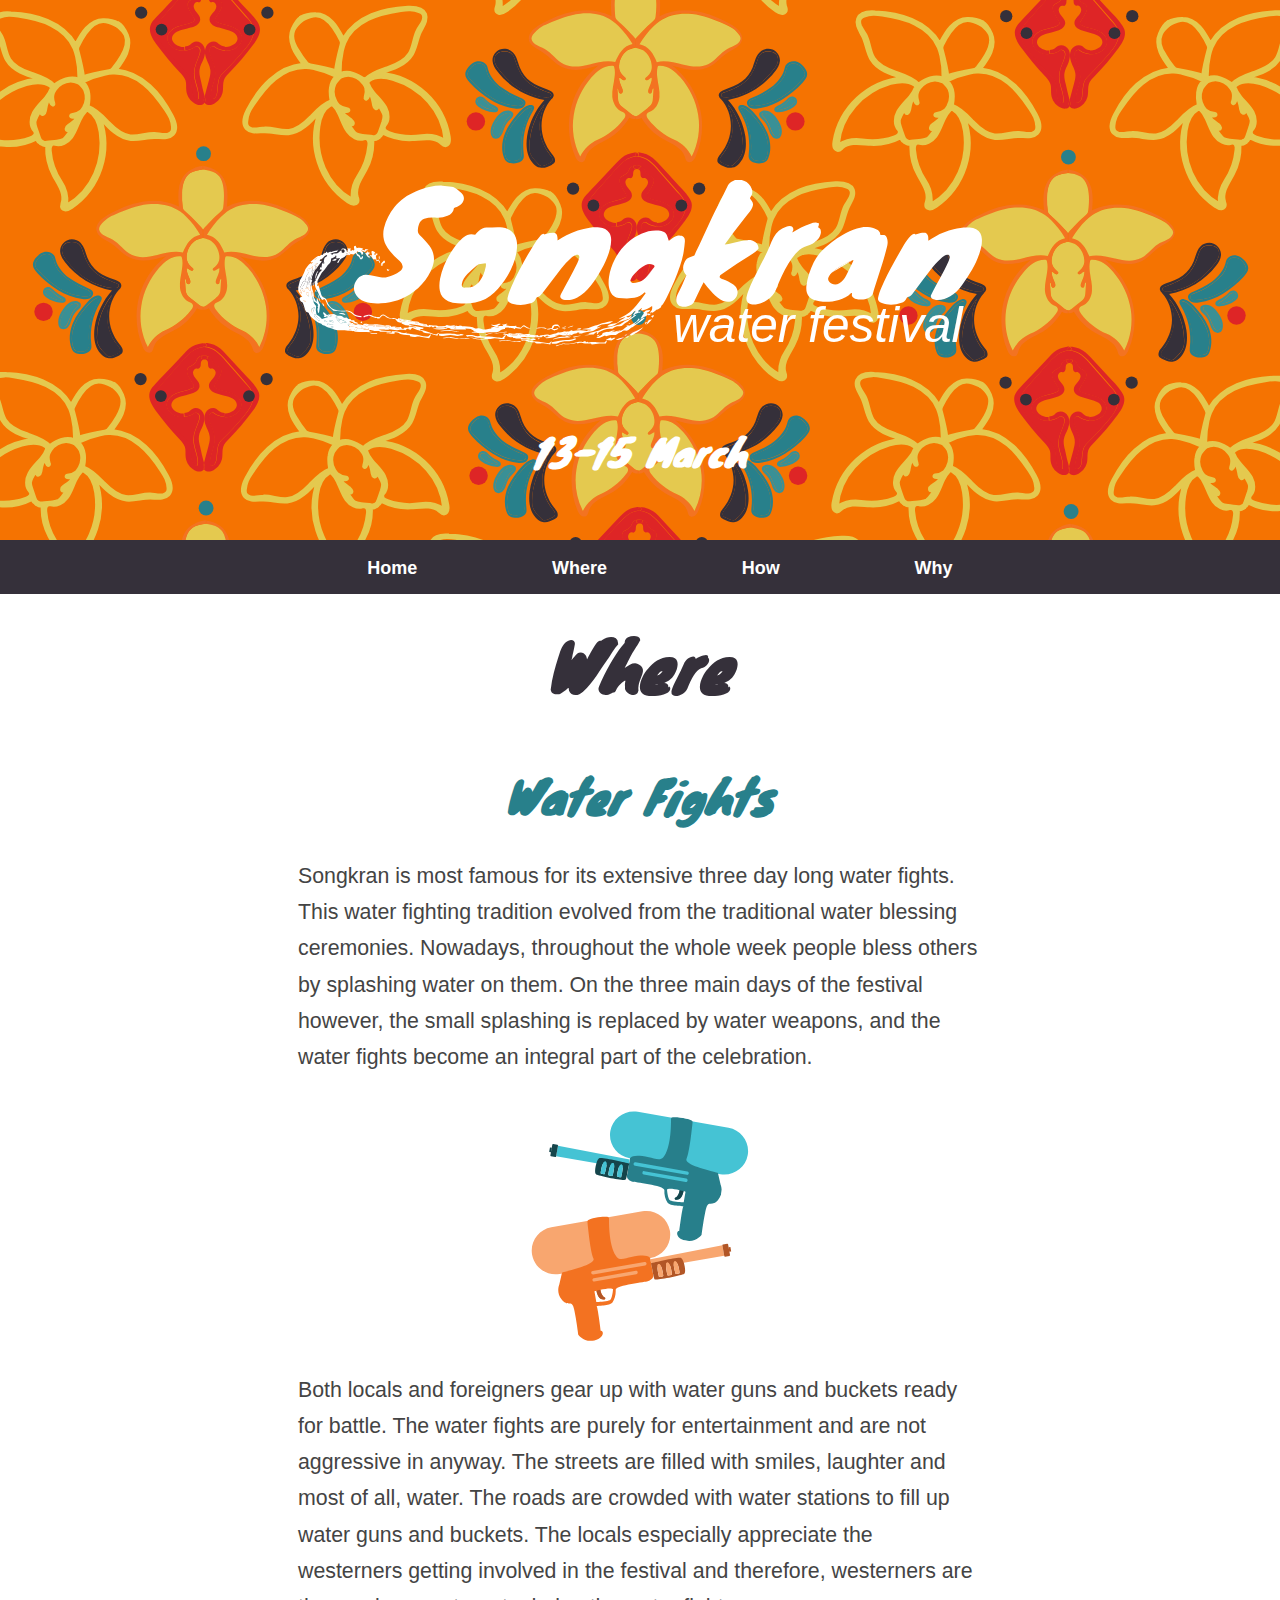
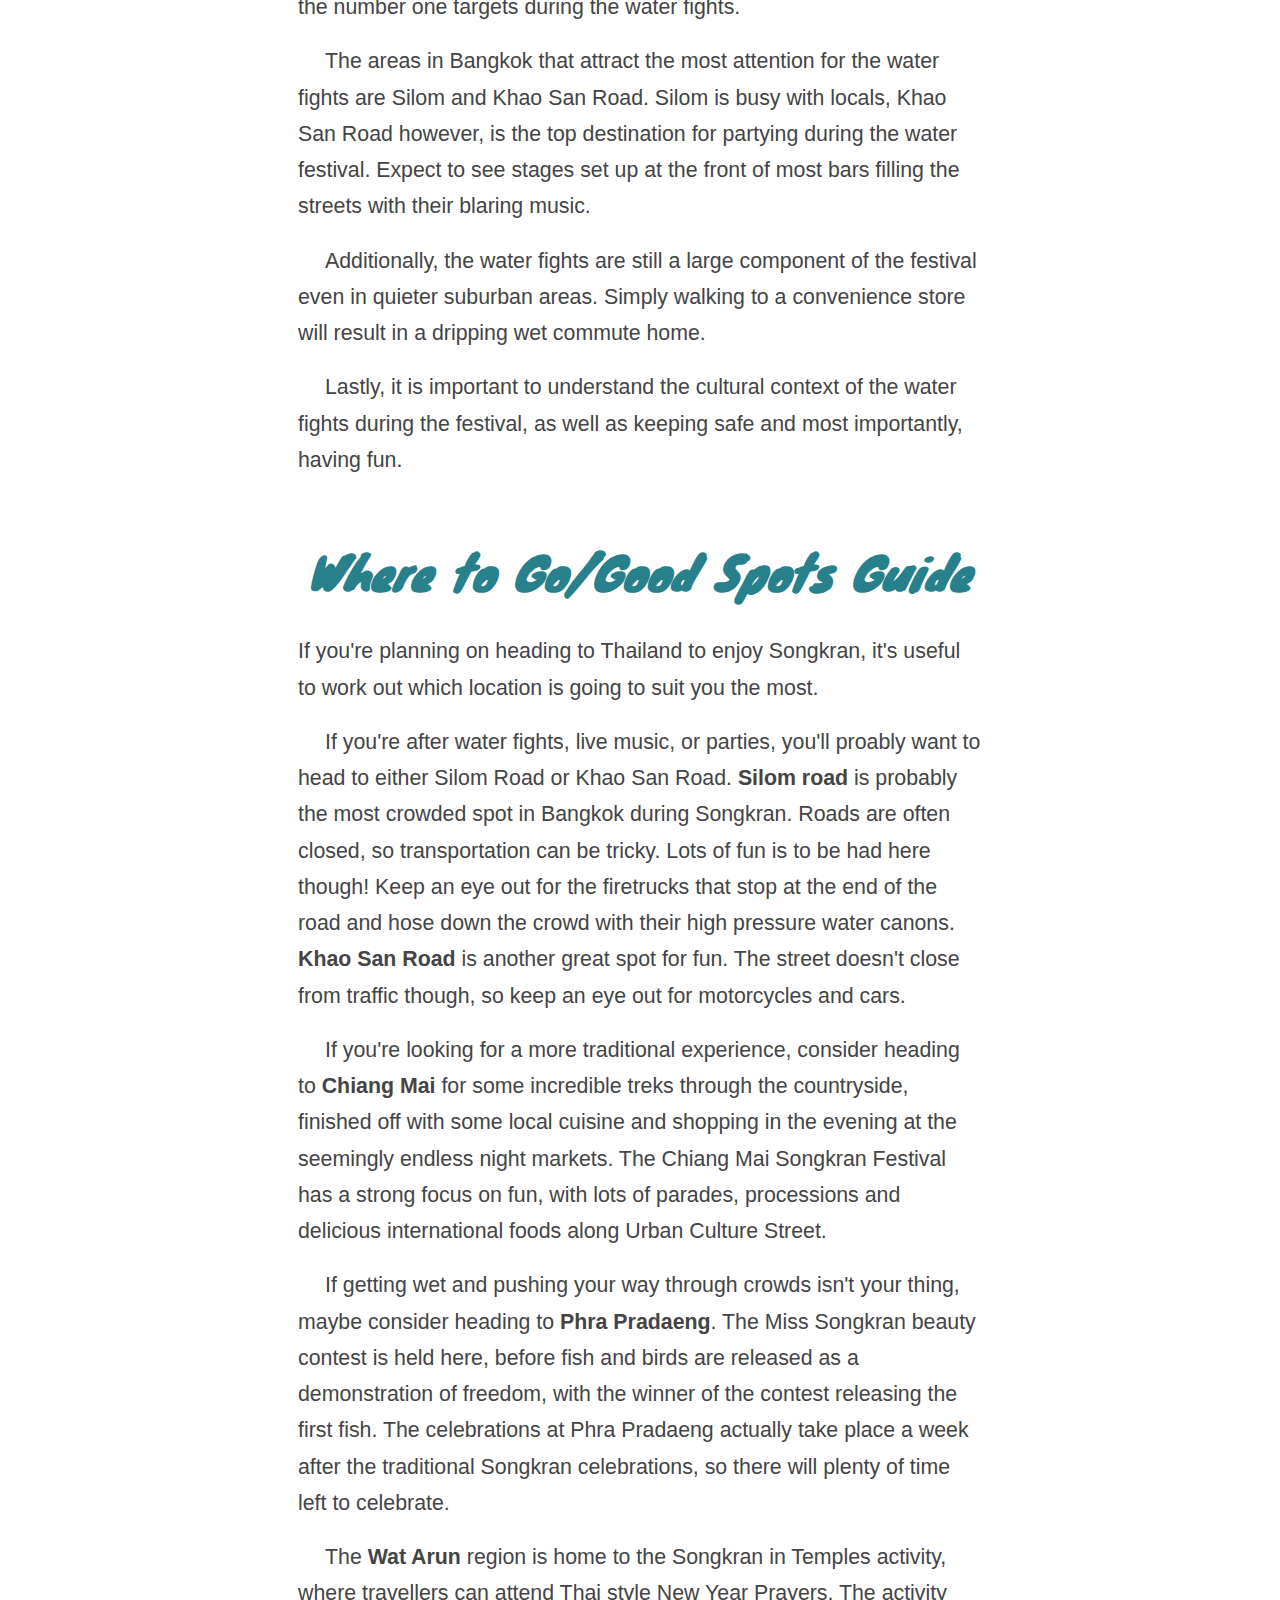
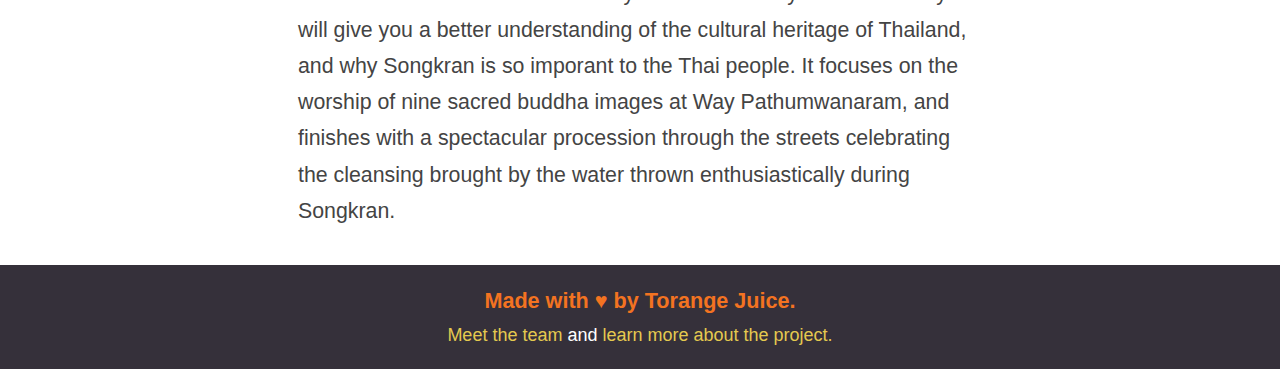
<file: where.html>
<!DOCTYPE html>
<html>

<head>
    <link rel="stylesheet" href="stylesheets/normalize.css">
    <link rel="stylesheet" href="stylesheets/header.css">
    <link rel="stylesheet" href="stylesheets/typeplate.css">
    <link rel="stylesheet" href="stylesheets/base.css">
    <link rel="stylesheet" href="stylesheets/main.css">
    <link rel="stylesheet" href="stylesheets/article-page.css">
    <meta name="viewport" content="width=device-width, initial-scale=1.0">
    <meta charset="utf-8">
    <meta name="keywords" content="Songkran Water Festival Visitors Travel Guide Thailand Design Project">
    <meta name="description" content="A Visitor and Travellers Guide to Thailand Songkran Water Festival">
    <title>Songkran Water Festival Guide</title>
</head>

<body>
  <div>
    <img id="hamburger" class="toggle-menu" src="assets/images/hamburger.svg" />
  </div>
    <header>
        <hgroup>
            <div class="logo">
                <img src="assets/images/songkran-logo.svg" />
            </div>
            <h6>13-15 March</h6>
        </hgroup>
    </header>
    <nav>
      <div>
      <ul class="slideout-menu nav" role="navigation">
        <span id="close-menu" class="toggle-menu">X</span>
        <li class="home">
          <a href="/">Home</a>
        </li>
        <li>
          <a class="active" href="where.html" aria-haspopup="true">Where</a>
          <ul class="dropdown">
            <li>
              <a href="where.html#water-fights">Water Fights</a>
            </li>
            <li>
              <a href="where.html#where-to-go">Where to Go</a>
            </li>
          </ul>
        </li>
        <li>
          <a href="how.html" aria-haspopup="true">How</a>
          <ul class="dropdown">
            <li>
              <a href="how.html#protect">Protect your Stuff</a>
            </li>
            <li>
              <a href="how.html#safe">How to Stay Safe</a>
            </li>
            <li>
              <a href="how.html#wear">What to Wear</a>
            </li>
            <li>
              <a href="how.html#bring">What to Bring</a>
            </li>
            <li>
              <a href="how.html#do-dont">Do's and Dont's</a>
            </li>
          </ul>
        </li>
        <li>
          <a href="why.html" aria-haspopup="true">Why</a>
          <ul class="dropdown">
            <li>
              <a href="why.html#history" >History</a>
            </li>
            <li>
              <a href="why.html#religion">Religion and Ceremonies</a>
            </li>
          </ul>
        </li>
      </ul>
    </div>

    </nav>


    <main>
      <article>
            <h2>Where</h2>
            <a name="water-fights"></a>
            <h3>Water Fights</h3>
            <section>
                <p>
                    Songkran is most famous for its extensive three day long water fights. This water fighting tradition evolved from the traditional water blessing ceremonies. Nowadays, throughout the whole week people bless others by splashing water on them. On the three
                    main days of the festival however, the small splashing is replaced by water weapons, and the water fights become an integral part of the celebration.
                </p>
                <figure>
                  <img src="assets/images/water-pistols.svg" class="article-graphic"/>
                </figure>
                <p>
                    Both locals and foreigners gear up with water guns and buckets ready for battle. The water fights are purely for entertainment and are not aggressive in anyway. The streets are filled with smiles, laughter and most of all, water. The roads are crowded
                    with water stations to fill up water guns and buckets. The locals especially appreciate the westerners getting involved in the festival and therefore, westerners are the number one targets during the water fights.
                </p>
                <p>
                    The areas in Bangkok that attract the most attention for the water fights are Silom and Khao San Road. Silom is busy with locals, Khao San Road however, is the top destination for partying during the water festival. Expect to see stages set up at the
                    front of most bars filling the streets with their blaring music.
                </p>
                <p>
                    Additionally, the water fights are still a large component of the festival even in quieter suburban areas. Simply walking to a convenience store will result in a dripping wet commute home.
                </p>
                <p>
                    Lastly, it is important to understand the cultural context of the water fights during the festival, as well as keeping safe and most importantly, having fun.
                </p>
            </section>
        </article>

        <article>
            <a name="where-to-go"></a>
            <h3>Where to Go/Good Spots Guide</h3>
            <section>
                <p>
                    If you're planning on heading to Thailand to enjoy Songkran, it's useful to work out which location is going to suit you the most.
                </p>

                <p>If you're after water fights, live music, or parties, you'll proably want to head to either Silom Road or Khao San Road. <strong>Silom road</strong> is probably the most crowded spot in Bangkok during Songkran. Roads are often closed,
                    so transportation can be tricky. Lots of fun is to be had here though! Keep an eye out for the firetrucks that stop at the end of the road and hose down the crowd with their high pressure water canons. <strong>Khao San Road</strong>                    is another great spot for fun. The street doesn't close from traffic though, so keep an eye out for motorcycles and cars.</p>

                <p>If you're looking for a more traditional experience, consider heading to <strong>Chiang Mai</strong> for some incredible treks through the countryside, finished off with some local cuisine and shopping in the evening at the seemingly endless
                    night markets. The Chiang Mai Songkran Festival has a strong focus on fun, with lots of parades, processions and delicious international foods along Urban Culture Street. </p>

                <p>If getting wet and pushing your way through crowds isn't your thing, maybe consider heading to <strong>Phra Pradaeng</strong>. The Miss Songkran beauty contest is held here, before fish and birds are released as a demonstration of freedom,
                    with the winner of the contest releasing the first fish. The celebrations at Phra Pradaeng actually take place a week after the traditional Songkran celebrations, so there will plenty of time left to celebrate. </p>

                <p>The <strong>Wat Arun</strong> region is home to the Songkran in Temples activity, where travellers can attend Thai style New Year Prayers. The activity will give you a better understanding of the cultural heritage of Thailand, and why
                    Songkran is so imporant to the Thai people. It focuses on the worship of nine sacred buddha images at Way Pathumwanaram, and finishes with a spectacular procession through the streets celebrating the cleansing brought by the water
                    thrown enthusiastically during Songkran.</p>
            </section>
        </article>

    </main>

    <footer>
        <p>
            <strong>Made with ♥︎ by Torange Juice.</strong>
            <br /> <a href="about.html">Meet the team</a> and <a href="about.html">learn more about the project.</a>
        </p>
    </footer>
    <script src="https://ajax.googleapis.com/ajax/libs/jquery/2.2.0/jquery.min.js"></script>
    <script>
    // Use local jQuery if CDN unavailable
      if (typeof jQuery === 'undefined') {
        document.write(unescape('%3Cscript%20src%3D%22assets/javascripts/jquery-2.2.0.min.js%22%3E%3C/script%3E'));
      }
    </script>
    <script src="assets/javascripts/slide-out-menu.js"></script>
</body>

</html>
</file>
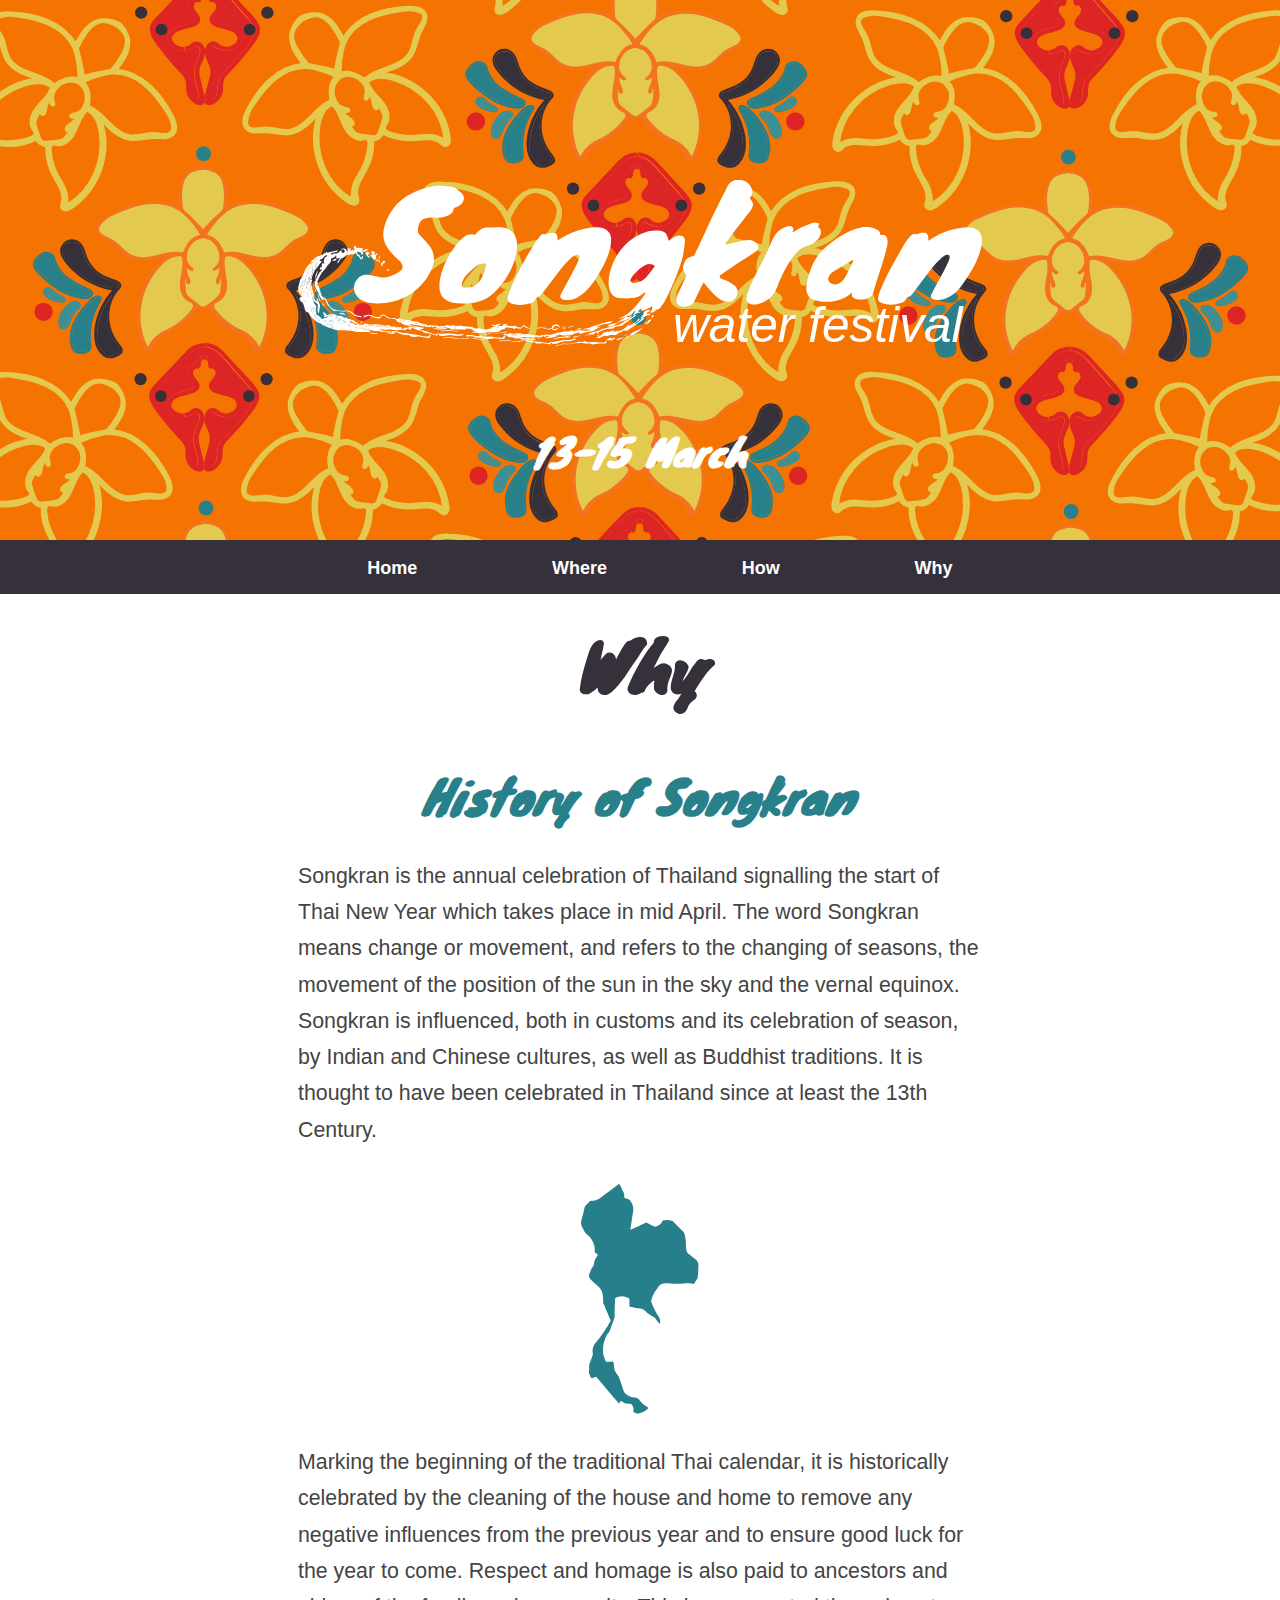
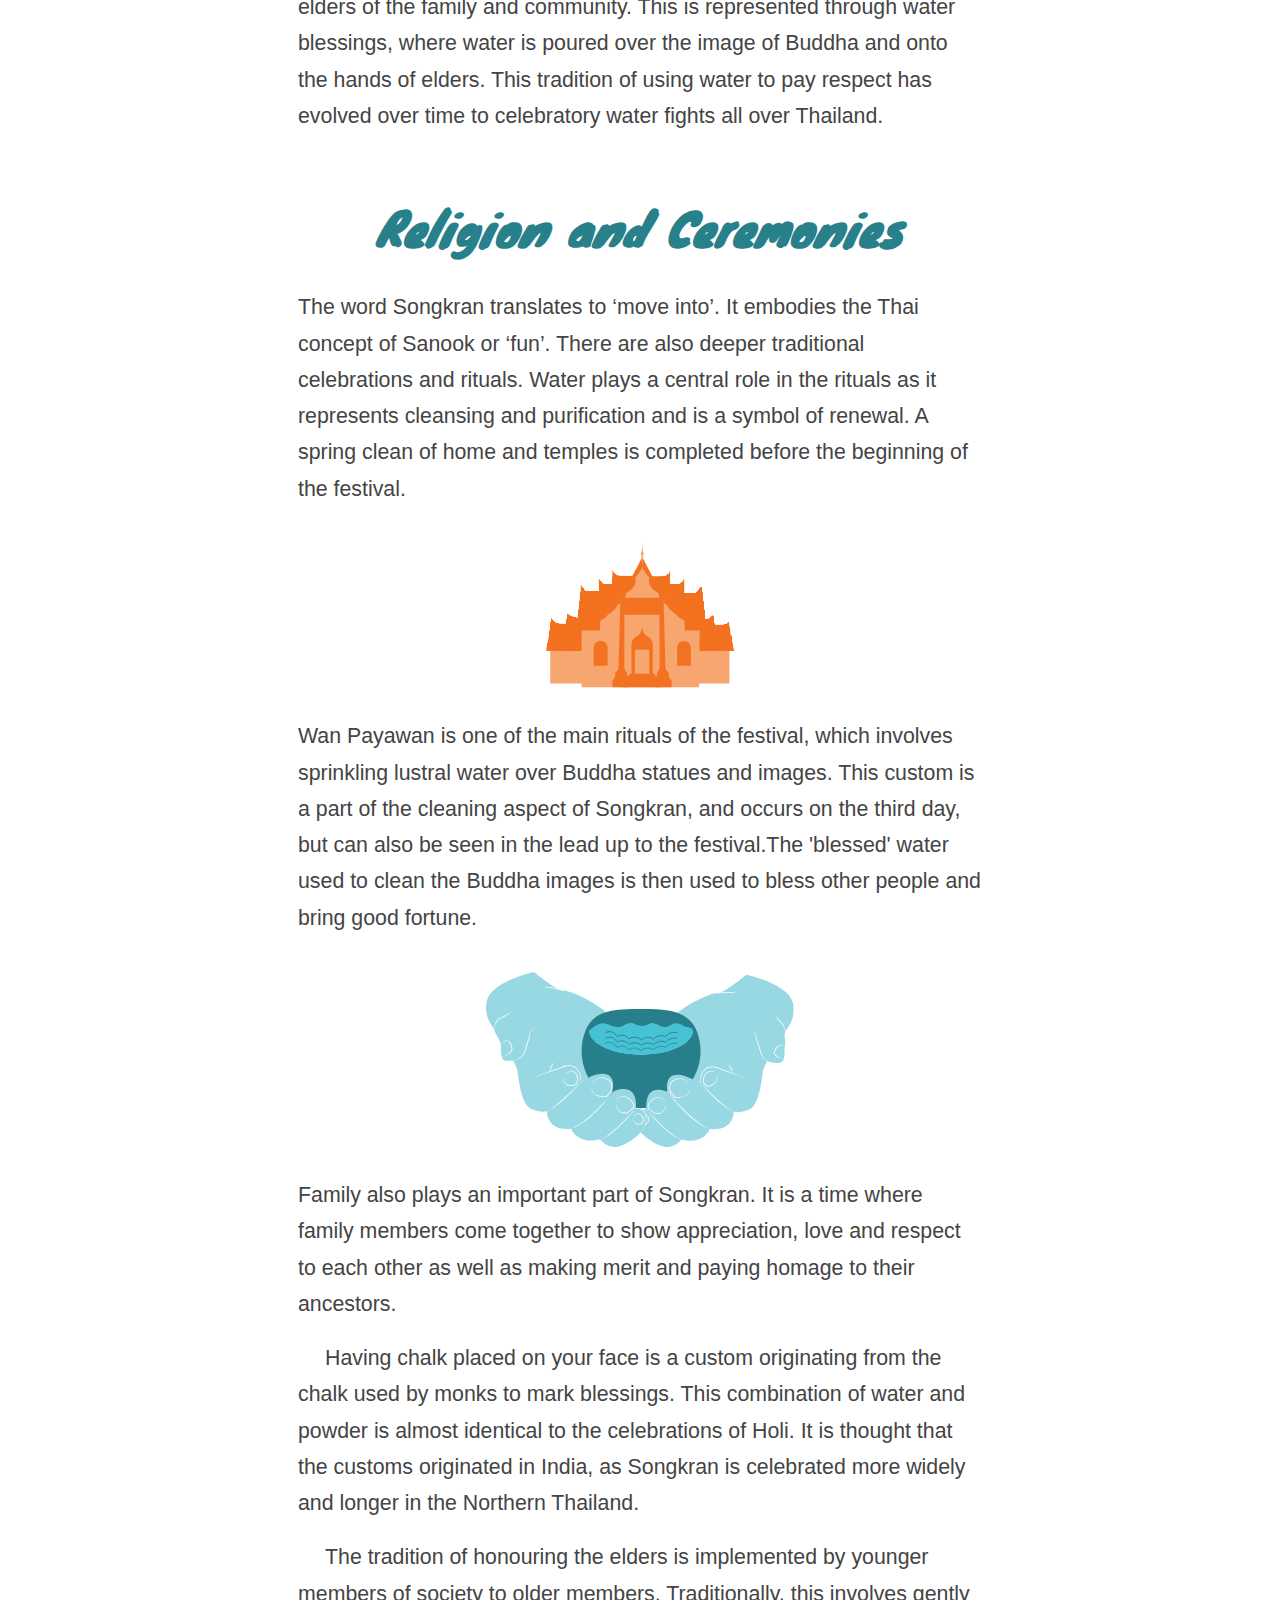
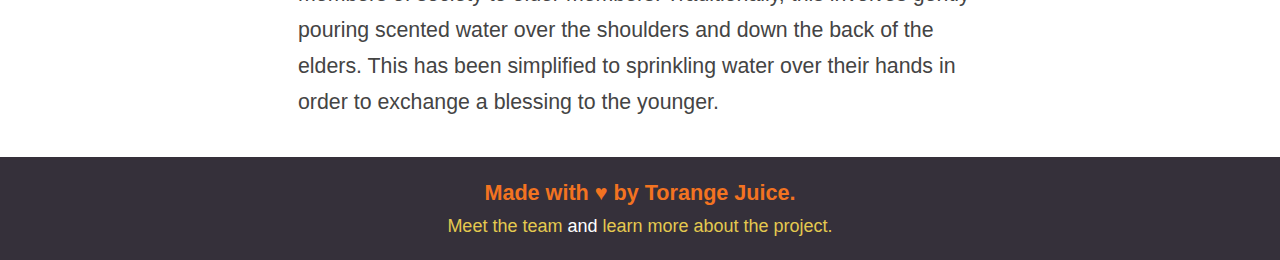
<file: why.html>
<!DOCTYPE html>
<html>

<head>
    <link rel="stylesheet" href="stylesheets/normalize.css">
    <link rel="stylesheet" href="stylesheets/header.css">
    <link rel="stylesheet" href="stylesheets/typeplate.css">
    <link rel="stylesheet" href="stylesheets/base.css">
    <link rel="stylesheet" href="stylesheets/main.css">
    <link rel="stylesheet" href="stylesheets/article-page.css">
    <meta name="viewport" content="width=device-width, initial-scale=1.0">
    <meta charset="utf-8">
    <meta name="keywords" content="Songkran Water Festival Visitors Travel Guide Thailand Design Project">
    <meta name="description" content="A Visitor and Travellers Guide to Thailand Songkran Water Festival">
    <title>Songkran Water Festival Guide</title>
</head>

<body>
  <div>
    <img id="hamburger" class="toggle-menu" src="assets/images/hamburger.svg" />
  </div>
    <header>
        <hgroup>
            <div class="logo">
                <img src="assets/images/songkran-logo.svg" />
            </div>
            <h6>13-15 March</h6>
        </hgroup>
    </header>
    <nav>
      <div>
      <ul class="slideout-menu nav" role="navigation">
        <span id="close-menu" class="toggle-menu">X</span>
        <li class="home">
          <a href="/">Home</a>
        </li>
        <li>
          <a href="where.html" aria-haspopup="true">Where</a>
          <ul class="dropdown">
            <li>
              <a href="where.html#water-fights">Water Fights</a>
            </li>
            <li>
              <a href="where.html#where-to-go">Where to Go</a>
            </li>
          </ul>
        </li>
        <li>
          <a href="how.html" aria-haspopup="true">How</a>
          <ul class="dropdown">
            <li>
              <a href="how.html#protect">Protect your Stuff</a>
            </li>
            <li>
              <a href="how.html#safe">How to Stay Safe</a>
            </li>
            <li>
              <a href="how.html#wear">What to Wear</a>
            </li>
            <li>
              <a href="how.html#bring">What to Bring</a>
            </li>
            <li>
              <a href="how.html#do-dont">Do's and Dont's</a>
            </li>
          </ul>
        </li>
        <li>
          <a class="active" href="why.html" aria-haspopup="true">Why</a>
          <ul class="dropdown">
            <li>
              <a href="why.html#history" >History</a>
            </li>
            <li>
              <a href="why.html#religion">Religion and Ceremonies</a>
            </li>
          </ul>
        </li>
      </ul>
    </div>

    </nav>


    <main>
        <article>

            <div>
              <h2>Why</h2>
            </div>

            <a name="history"></a>
            <h3>History of Songkran</h3>
            <section>
              <p>
                Songkran is the annual celebration of Thailand signalling the start of Thai New Year which takes place in mid April. The word Songkran means change or movement, and refers to the changing of seasons, the movement of the position of the sun in the sky and the vernal equinox. Songkran is influenced, both in customs and its celebration of season, by Indian and Chinese cultures, as well as Buddhist traditions. It is thought to have been celebrated in Thailand since at least the 13th Century.
              </p>
              <figure>
                <img src="assets/images/thailand.svg" class="article-graphic"/>
              </figure>
              <p>
                Marking the beginning of the traditional Thai calendar, it is historically celebrated by the cleaning of the house and home to remove any negative influences from the previous year and to ensure good luck for the year to come. Respect and homage is also paid to ancestors and elders of the family and community. This is represented through water blessings, where water is poured over the image of Buddha and onto the hands of elders. This tradition of using water to pay respect has evolved over time to celebratory water fights all over Thailand.
              </p>
            </section>
        </article>

        <article>
            <a name="religion"></a>
            <h3>Religion and Ceremonies</h3>
            <section>
              <p>
               The word Songkran translates to ‘move into’. It embodies the Thai concept of Sanook or ‘fun’. There are also deeper traditional celebrations and rituals. Water plays a central role in the rituals as it represents cleansing and purification and is a symbol of renewal. A spring clean of home and temples is completed before the beginning of the festival.
              </p>
              <figure>
                <img src="assets/images/temple.svg" class="article-graphic"/>

              </figure>
              <p>
                Wan Payawan is one of the main rituals of the festival, which involves sprinkling lustral water over Buddha statues and images. This custom is a part of the cleaning aspect of Songkran, and occurs on the third day, but can also be seen in the lead up to the festival.The 'blessed' water used to clean the Buddha images is then used to bless other people and bring good fortune.
              </p>
              <figure>
                <img src="assets/images/hands-with-water.svg" class="article-graphic"/>

              </figure>
              <p>
                Family also plays an important part of Songkran. It is a time where family members come together to show appreciation, love and respect to each other as well as making merit and paying homage to their ancestors.
              </p>
              <p>
                Having chalk placed on your face is a custom originating from the chalk used by monks to mark blessings. This combination of water and powder is almost identical to the celebrations of Holi. It is thought that the customs originated in India, as Songkran is celebrated more widely and longer in the Northern Thailand.
              </p>
              <p>
                The tradition of honouring the elders is implemented by younger members of society to older members. Traditionally, this involves gently pouring scented water over the shoulders and down the back of the elders. This has been simplified to sprinkling water over their hands in order to exchange a blessing to the younger.
              </p>

            </section>
        </article>

    </main>

    <footer>
        <p>
            <strong>Made with ♥︎ by Torange Juice.</strong>
            <br /> <a href="about.html">Meet the team</a> and <a href="about.html">learn more about the project.</a>
        </p>
    </footer>
    <script src="https://ajax.googleapis.com/ajax/libs/jquery/2.2.0/jquery.min.js"></script>
    <script>
    // Use local jQuery if CDN unavailable
      if (typeof jQuery === 'undefined') {
        document.write(unescape('%3Cscript%20src%3D%22assets/javascripts/jquery-2.2.0.min.js%22%3E%3C/script%3E'));
      }
    </script>
    <script src="assets/javascripts/slide-out-menu.js"></script>
</body>

</html>
</file>
<file: stylesheets/typeplate.css>
@charset "UTF-8";
/*!
Typeplate : Starter Kit
URL ........... http://typeplate.com
Version ....... 3.0.2
Github ........ https://github.com/typeplate/starter-kit
Authors ....... Dennis Gaebel (@gryghostvisuals) & Zachary Kain (@zakkain)
License ....... Creative Commmons Attribution 3.0
License URL ... https://github.com/typeplate/starter-kit/blob/master/license.txt
*/
@font-face {
  font-family: "Ampersand";
  src: local("Georgia"), local("Garamond"), local("Palatino"), local("Book Antiqua");
  unicode-range: U+0026;
}

@font-face {
  font-family: "Ampersand";
  src: local("Georgia");
  unicode-range: U+270C;
}

.typl8-tera, .typl8-giga, .typl8-mega, h1, .typl8-alpha, h2, .typl8-beta, h3, .typl8-gamma, h4, .typl8-delta, h5, .typl8-epsilon, .typl8-zeta, h6 {
  text-rendering: optimizeLegibility;
  line-height: 1;
  margin-top: 0;
  color: #222;
}

blockquote + figcaption cite {
  display: block;
  font-size: inherit;
  text-align: right;
}

body {
  word-wrap: break-word;
}

pre code {
  word-wrap: normal;
}

html {
  font: normal 112.5% / 1.65 serif;
}

body {
  -webkit-hyphens: auto;
  -ms-hyphens: auto;
  hyphens: auto;
  color: #444;
}

.typl8-tera {
  font-size: 6.5em;
  margin-bottom: 3.93939rem;
}

.typl8-giga {
  font-size: 5em;
  margin-bottom: 3.0303rem;
}

.typl8-mega, h1 {
  font-size: 4em;
  margin-bottom: 2.42424rem;
}

.typl8-alpha, h2 {
  font-size: 3.33333em;
  margin-bottom: 2.0202rem;
}

.typl8-beta, h3 {
  font-size: 2.66667em;
  margin-bottom: 1.61616rem;
}

.typl8-gamma, h4 {
  font-size: 2em;
  margin-bottom: 1.21212rem;
}

.typl8-delta, h5 {
  font-size: 1.33333em;
  margin-bottom: 0.80808rem;
}

.typl8-epsilon {
  font-size: 1.16667em;
  margin-bottom: 0.70707rem;
}

.typl8-zeta, h6 {
  font-size: 1em;
  margin-bottom: 0.60606rem;
}

p {
  margin: auto auto 1.5rem;
}

p + p {
  text-indent: 1.5rem;
  margin-top: -1.5rem;
}

small {
  font-size: 65%;
}

input,
abbr,
acronym,
blockquote,
code,
kbd,
q,
samp,
var {
  -webkit-hyphens: none;
  -ms-hyphens: none;
  hyphens: none;
}

pre {
  white-space: pre;
}

pre code {
  white-space: -moz-pre-wrap;
  white-space: pre-wrap;
}

code {
  white-space: pre;
  font-family: monospace;
}

abbr {
  -webkit-font-variant: small-caps;
  -moz-font-variant: small-caps;
  -ms-font-variant: small-caps;
  font-variant: small-caps;
  font-weight: 600;
  text-transform: lowercase;
  color: gray;
}

abbr[title]:hover {
  cursor: help;
}

.typl8-drop-cap:first-letter {
  float: left;
  margin: 10px 10px 0 0;
  padding: 0 20px;
  font-size: 4em;
  font-family: inherit;
  line-height: 1;
  text-indent: 0;
  background: transparent;
  color: inherit;
}

p + .typl8-drop-cap {
  text-indent: 0;
  margin-top: 0;
}

/**
 * Lining Definition Style Markup
 *
  <dl class="typl8-lining">
    <dt><b></b></dt>
    <dd></dd>
  </dl>
 *
 * Extend this object into your markup.
 *
 */
.typl8-lining dt,
.typl8-lining dd {
  display: inline;
  margin: 0;
}

.typl8-lining dt + dt:before,
.typl8-lining dd + dt:before {
  content: "\A";
  white-space: pre;
}

.typl8-lining dd + dd:before {
  content: ", ";
}

.typl8-lining dd:before {
  content: ": ";
  margin-left: -0.2rem;
}

/**
 * Dictionary Definition Style Markup
 *
  <dl class="typl8-dictionary-style">
    <dt><b></b></dt>
    <dd></dd>
  </dl>
 *
 * Extend this object into your markup.
 *
 */
.typl8-dictionary-style dt {
  display: inline;
  counter-reset: definitions;
}

.typl8-dictionary-style dt + dt:before {
  content: ", ";
  margin-left: -0.2rem;
}

.typl8-dictionary-style dd {
  display: block;
  counter-increment: definitions;
}

.typl8-dictionary-style dd:before {
  content: counter(definitions, decimal) ". ";
}

/**
 * Blockquote Markup
 *
    <figure>
      <blockquote cite="">
        <p></p>
      </blockquote>
      <figcaption>
        <cite>
          <small><a href=""></a></small>
        </cite>
      </figcaption>
    </figure>
 *
 * Extend this object into your markup.
 *
 */
/**
 * Pull Quotes Markup
 *
  <aside class="typl8-pull-quote">
    <blockquote>
      <p></p>
    </blockquote>
  </aside>
 *
 * Extend this object into your custom stylesheet.
 *
 */
.typl8-pull-quote {
  position: relative;
  padding: 1em;
}

.typl8-pull-quote:before, .typl8-pull-quote:after {
  height: 1em;
  opacity: 0.5;
  position: absolute;
  font-size: 4em;
  color: #dc976e;
}

.typl8-pull-quote:before {
  content: '“';
  top: 0;
  left: 0;
}

.typl8-pull-quote:after {
  content: '”';
  bottom: 0;
  right: 0;
}

/**
 * Figures Markup
 *
  <figure>
    <figcaption>
      <strong>Fig. X.X | </strong><cite title=""></cite>
    </figcaption>
  </figure>
 *
 * Extend this object into your markup.
 *
 */
/**
 * Footnote Markup : Replace 'X' with your unique number for each footnote
 *
  <article>
    <p><sup><a href="#fn-itemX" id="fn-returnX"></a></sup></p>
    <footer>
      <ol class="foot-notes">
        <li id="fn-itemX"><a href="#fn-returnX">↩</a></li>
      </ol>
    </footer>
  </article>
 *
 * Extend this object into your markup.
 *
 */
</file>
<file: stylesheets/base.css>
/*Stylesheet Defined Font Sizes
Oversized:
h1: 130/160
h2: 66/80
h3: 50/60
h4: 34/40*/

/*
  Colours
  Brown: #35303A;
  Green: #349097;
*/




@font-face{
  font-family: "knewave-outline.otf";
  src: url("fonts/knewave-outline.otf");
  font-weight: normal;
  font-style: normal;
}

@font-face{
  font-family: "knewave-outline.ttf";
  src: url("fonts/knewave-outline.ttf");
  font-weight: normal;
  font-style: normal;
}

@font-face{
  font-family: "knewave-outline.otf";
  src: url("fonts/knewave-outline.otf");
  font-weight: normal;
  font-style: normal;
}

@font-face{
  font-family: "knewave";
  src: url("fonts/knewave.otf");
  font-weight: normal;
  font-style: normal;
}


@font-face{
  font-family: "knewave";
  src: url("fonts/knewave.ttf");
  font-weight: normal;
  font-style: normal;
}

body{
  font-size: 16pt;
  line-height: 1.70;
  font-feature-settings: "kern", "liga", "case";
  font-family: -apple-system, BlinkMacSystemFont,
    "Segoe UI", "Roboto", "Oxygen", "Ubuntu", "Cantarell",
    "Fira Sans", "Droid Sans", "Helvetica Neue",
    sans-serif;
}

h1, h2, h3, h4, h5, h6 {
  font-family: "knewave", helvetica, sans-serif;
  font-weight: bold;
  text-align: center;
}

/*Oversized:
h1: 130/160
h2: 66/80
h3: 50/60
h4: 34/40*/

h1{

}

h2{
  font-size: 50pt;
}

h3{
  font-size: 34pt;
}

h4{

}

h5{

}

section p{
  padding: 0.5rem 1rem;
  max-width: 40rem;
}
</file>
<file: stylesheets/header.css>
footer {
  color: white;
  background-color: #35303a !important;
  height: auto;
  font-size: 1rem;
  text-align: center;
  margin: 0px !important;
  padding: 1rem;
}
footer p{
    margin: 0 0 0 0 !important;
}
footer strong{
  font-weight: bold;
  font-size: 1.2rem;
  color: #f37321;
}
footer a{
  color: #e4c94f;
  text-decoration: none;
}
footer a:hover{
  color: #28808b;
}

nav {
    width: 100%;
    height: auto;
    background-color: #35303A;
}
.nav {
    max-width: 40rem;
    margin: 0 auto;
}
.nav {
    /*display: none;*/
}
.nav > a, .nav > a:visited {
    display: none;
}
.nav li {
    position: relative;
}

/* first level */

.nav a {
    color: white;
    font-weight: bold;
    font-size: 1rem;
}
.nav > ul {
    font-weight: bold;
    max-width: 40rem;
    height: 3.75em;
    padding-top: 0;
    padding-bottom: 0;
}
.nav > ul > li {
    width: auto;
    height: 100%;
    float: left;
    padding-bottom: .5rem;
}
.dropdown > li {
    font-weight: bold;
}

.open li {
  padding-top: 0rem;
}

#close-menu {
  color: white;
  font-weight: bold;
}

.open li ul  {
    font-size: 1rem;
    display: flex;
    flex-direction: column;
    position: relative;
    width: 100%;
    padding-left: 1.5rem !important;
    padding-top: 0.5rem !important;
    padding-bottom: 0.5rem !important;
}
.nav > li > a:hover {
    color: #E5CA42;
    text-decoration: none !important;
}

/* second level */
.open > li > a {
  font-size: 1.5rem !important;
}

.nav li ul {
    list-style: none;
    display: none;
    position: absolute;
    top: 100%;
    background-color: #E5CA42;
    word-wrap: normal;
    width: 10rem;
}
.nav li:hover ul {
    display: block;
}
.nav li ul a {
    font-size: 1rem !important;
    line-height: 1rem;
    padding-left: 0;
    padding-right: 0;
    list-style: none !important;
}
.nav li ul a:hover {
    color: #28808b;
    text-decoration: none;
}
.dropdown {
    border-bottom-style: solid;
    border-bottom-color: #28808b;
    border-bottom-width: 0.3rem;
    border-radius: 1rem;
    padding: 1rem;
}
@media all and (min-width: 800px) {
    .nav {
        display: flex;
        flex-direction: row;
        list-style: none;
        justify-content: space-around;
        align-items: center;
        margin-top: 0;
        margin-bottom: 0;
        height: 3rem;
    }
    .about-photo {
      border-radius: 1rem;
    }
}
</file>
<file: stylesheets/main.css>
body {
  display: flex;
  flex-direction: column;
  align-items: center;
  font-variant-ligatures: normal;
  margin: 0px !important;
  /*background-color: #E5CA42;*/
}

main{
  background-color: white;
}
/* BE SURE TO INCLUDE THE CSS RESET FOUND IN THE DEMO PAGE'S CSS */

/*------------------------------------*\
    NAV
\*------------------------------------*/

#hamburger {
  position: absolute;
  right: 10px;
  top: 15px;
}

.slideout-menu{
  display: none;  /* Slide out menu does not show by default on mobile. */
}

header h6{
  color: white;
  font-size: 28pt;
}

li a {
  text-align: center;
  padding: 1rem 2rem;
  text-decoration: none;
}

li a:hover {
  text-decoration: underline;
}

header {
  display: flex;
  justify-content: center;
  flex-direction: row;
  /*text-align: center;*/
  font-size: 2.5rem;
  font-weight: bolder;
  width: 100%;
  height: 30rem;
  background-image: url("../assets/images/header-pattern.svg");
  background-color: rgba(245, 115, 1, 1);
  background-position: center;
  background-repeat: no-repeat;
  background-size: cover;
}

header nav{
  /*text-align: right;*/
  flex-direction: column;
  padding-right: 1rem;
}

footer {
  display: inline-flex;
  flex-direction: row;
  justify-content: space-around;
  width: 100%;
  background-color: black;
  position: relative;
}
footer ul {
  margin: 0rem;
  background-color: black;
}
footer li {
  display: inline-flex;

}

footer h3{
}

article {
  min-height: 17rem;
  /*border-style: solid;
  border-color: black;
  background-color: red;*/
}
section {}
caption {}
figure {
  display: flex;
  /*flex-direction: column;*/
  align-items: center;
}
figcaption {}

/*iframe {
  min-width: 100%;
  min-height: 36%;
  margin: 1rem 0rem;
}*/

/*
.video iframe {
  height: 25rem;
  width: 49rem; }*/

.video{
  display: flex;
  justify-content: center;
  padding-top: 2rem;
  padding-bottom: 3rem;
  padding-left: 0;
  padding-right: 0;
}

.video iframe {
    height: 11rem;
    width: 19rem; }

/*_________________________________________________________________*/


/*__________________________CLASS_______________________________*/

.body {
  width: 100%;
}

.logo {
  /*background-image: url("../assets/images/songkran-logo.svg");*/
  background-position: center;
  background-repeat: no-repeat;
  background-size: contain;
  max-width: 100%;
  padding-top: 3rem;
  padding-bottom: 3rem;
  padding-left: 1rem;
  padding-right: 1rem;
}

.logo img{
  width: 100%;
}

header hgroup{
  width: 40rem;
  padding-top: 7rem;
  padding-bottom: 3rem;
  padding-left: 1rem;
  padding-right: 1rem;
}

.caption {
  margin: 1rem;
  text-align: center;
}
.caption img {
  max-width: 22rem;
}

.footer{
  margin: 0;
  padding:0;
}

.open{
  display: block;
  position: fixed;
  top: 0;
  left: 0;
  height: 100%;
  width: 100%;
  background-color: rgba(245, 115, 1, .98);
  margin-top: -1px;
  padding-top: 2rem;
}

.open .home{
  display: none;
}

.open ul{
    background-color: rgba(245, 115, 1, .98);
}

.open > li > a{
  font-size: 150%;
  padding-left: 0;
  padding-right: 0
}

.open li ul {
  display: flex;
  flex-direction: column;
  position: relative;
  width: 100%;
  padding-left: 4rem;
  padding-top: 0rem;
  padding-bottom: 0rem;
}

.open .dropdown li, .open .dropdown a {
  padding-top: 0;
  padding-bottom: 0;
}

.open li{
  list-style: none;
}

.open ul{
  left: 0;
}

.open li:hover ul {
    display: block;
}

.open > a, .open> a:visited {
    display: block;
}

/*_________________________________________________________________*/


/*__________________________COLOUR_______________________________*/

.color1 {}
.color4 {}
.color3 {}

/*_________________________________________________________________*/


/*__________________________Media Query_______________________________*/



@media all and (min-width:40rem) {
  .article_1 {
    max-width: 40rem;
  }
  .body {
    /*max-width: 60rem;*/
  }
  .body .head{
    max-width: 100%;
  }
}

@media all and (min-width: 800px) {
    #hamburger{
      display: none;
    }
    #close-menu {
      display:none;
    }
    .slideout-menu{
      display: block;
    }
    .nav {
      display: flex;
    }
    .video iframe {
      height: 22rem;
      width: 38rem;
    }
}
</file>
<file: stylesheets/article-page.css>
.article-graphic {
  max-height: 230px;
  width: auto;
  margin: 0 auto;
}

.about-photo {
  width: 100%;
  margin-left: auto;
  margin-right: auto;
}

.group-photo-caption {
  font-size: 0.8rem;
  text-align: center;
}

section {
  max-width: 40rem;
}

h1 {
  padding-top: 2rem;
  font-size: 5rem;
  color: #35303a;
}

h2 {
  max-width: 30rem;
  hyphens: none;
  line-height: 4rem;
  margin-left: auto;
  margin-right: auto;
  padding-top: 2rem;
  color: #35303A;
}

h3 {
    padding-top: 2rem;
    font-weight: bold;
    color: #28808b;
}

h4 {
  max-width: 30rem;
  font-size: 2rem;
  line-height: 4rem;
  margin-left: auto;
  margin-right: auto;
  padding-top: 2rem;
  color: #f37321;
}

.hero-image {
  height: auto;
  margin: 2rem;
}

.hero-image h1 {
  line-height: 2rem;
}

.hero-image h3 {
  font-size: 1.5rem;
  color: #e4c94f;
  margin-left: auto;
  margin-right: auto;
  line-height: 1.6rem;
}
</file>
